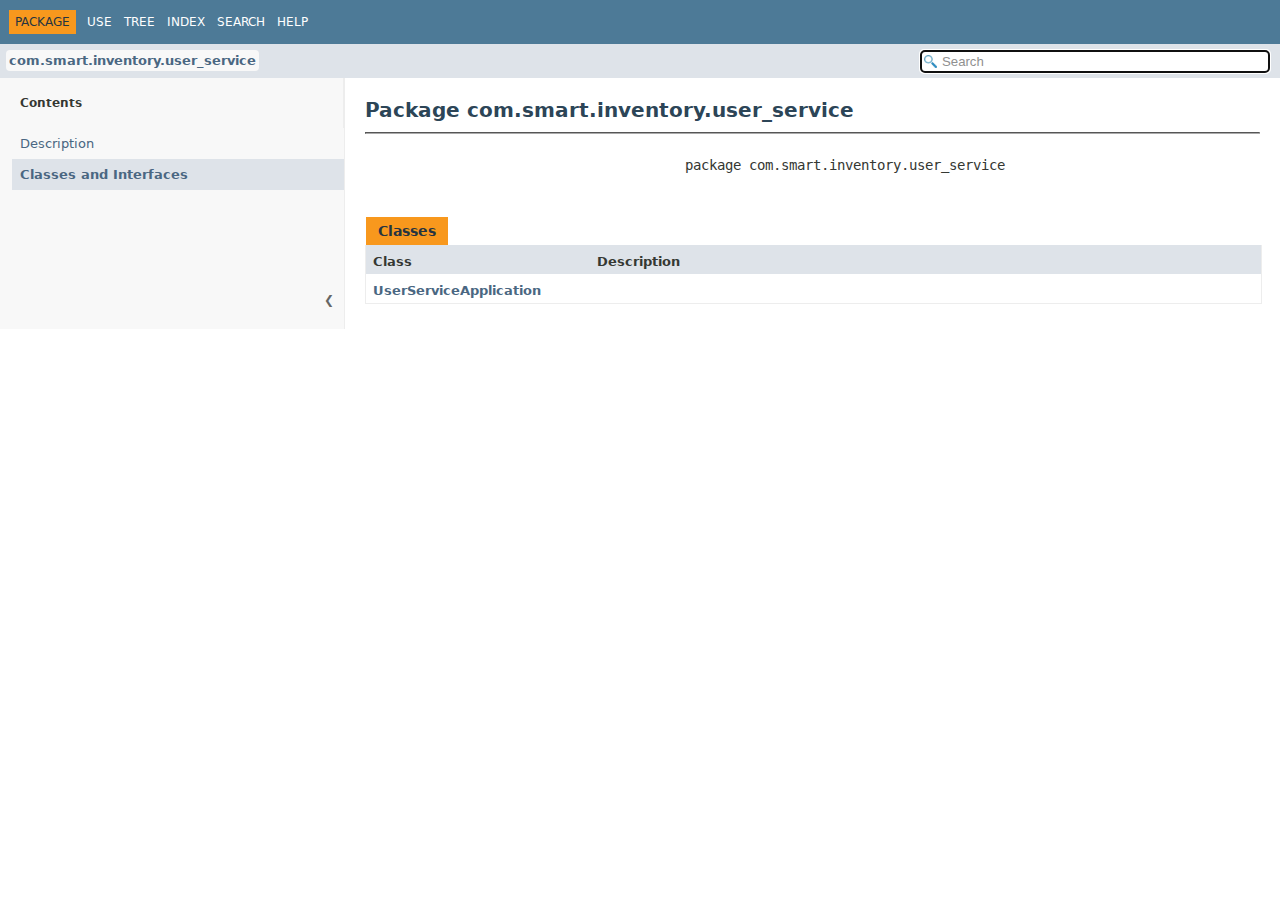
<file: doc/index.html>
<!DOCTYPE HTML>
<html lang="en">
<head>
<!-- Generated by javadoc (23) on Sun Mar 16 22:38:21 EDT 2025 -->
<title>Generated Documentation (Untitled)</title>
<meta name="viewport" content="width=device-width, initial-scale=1">
<meta http-equiv="Content-Type" content="text/html; charset=utf-8">
<meta name="dc.created" content="2025-03-16">
<meta name="description" content="index redirect">
<meta name="generator" content="javadoc/IndexRedirectWriter">
<link rel="canonical"
	href="com/smart/inventory/user_service/package-summary.html">
<link rel="stylesheet" type="text/css"
	href="resource-files/stylesheet.css" title="Style">
<script type="text/javascript">window.location.replace('com/smart/inventory/user_service/package-summary.html')</script>
<noscript>
	<meta http-equiv="Refresh"
		content="0;com/smart/inventory/user_service/package-summary.html">
</noscript>
</head>
<body class="index-redirect-page">
	<main role="main">
		<noscript>
			<p>JavaScript is disabled on your browser.</p>
		</noscript>
		<p>
			<a href="com/smart/inventory/user_service/package-summary.html">com/smart/inventory/user_service/package-summary.html</a>
		</p>
	</main>
</body>
</html>
</file>
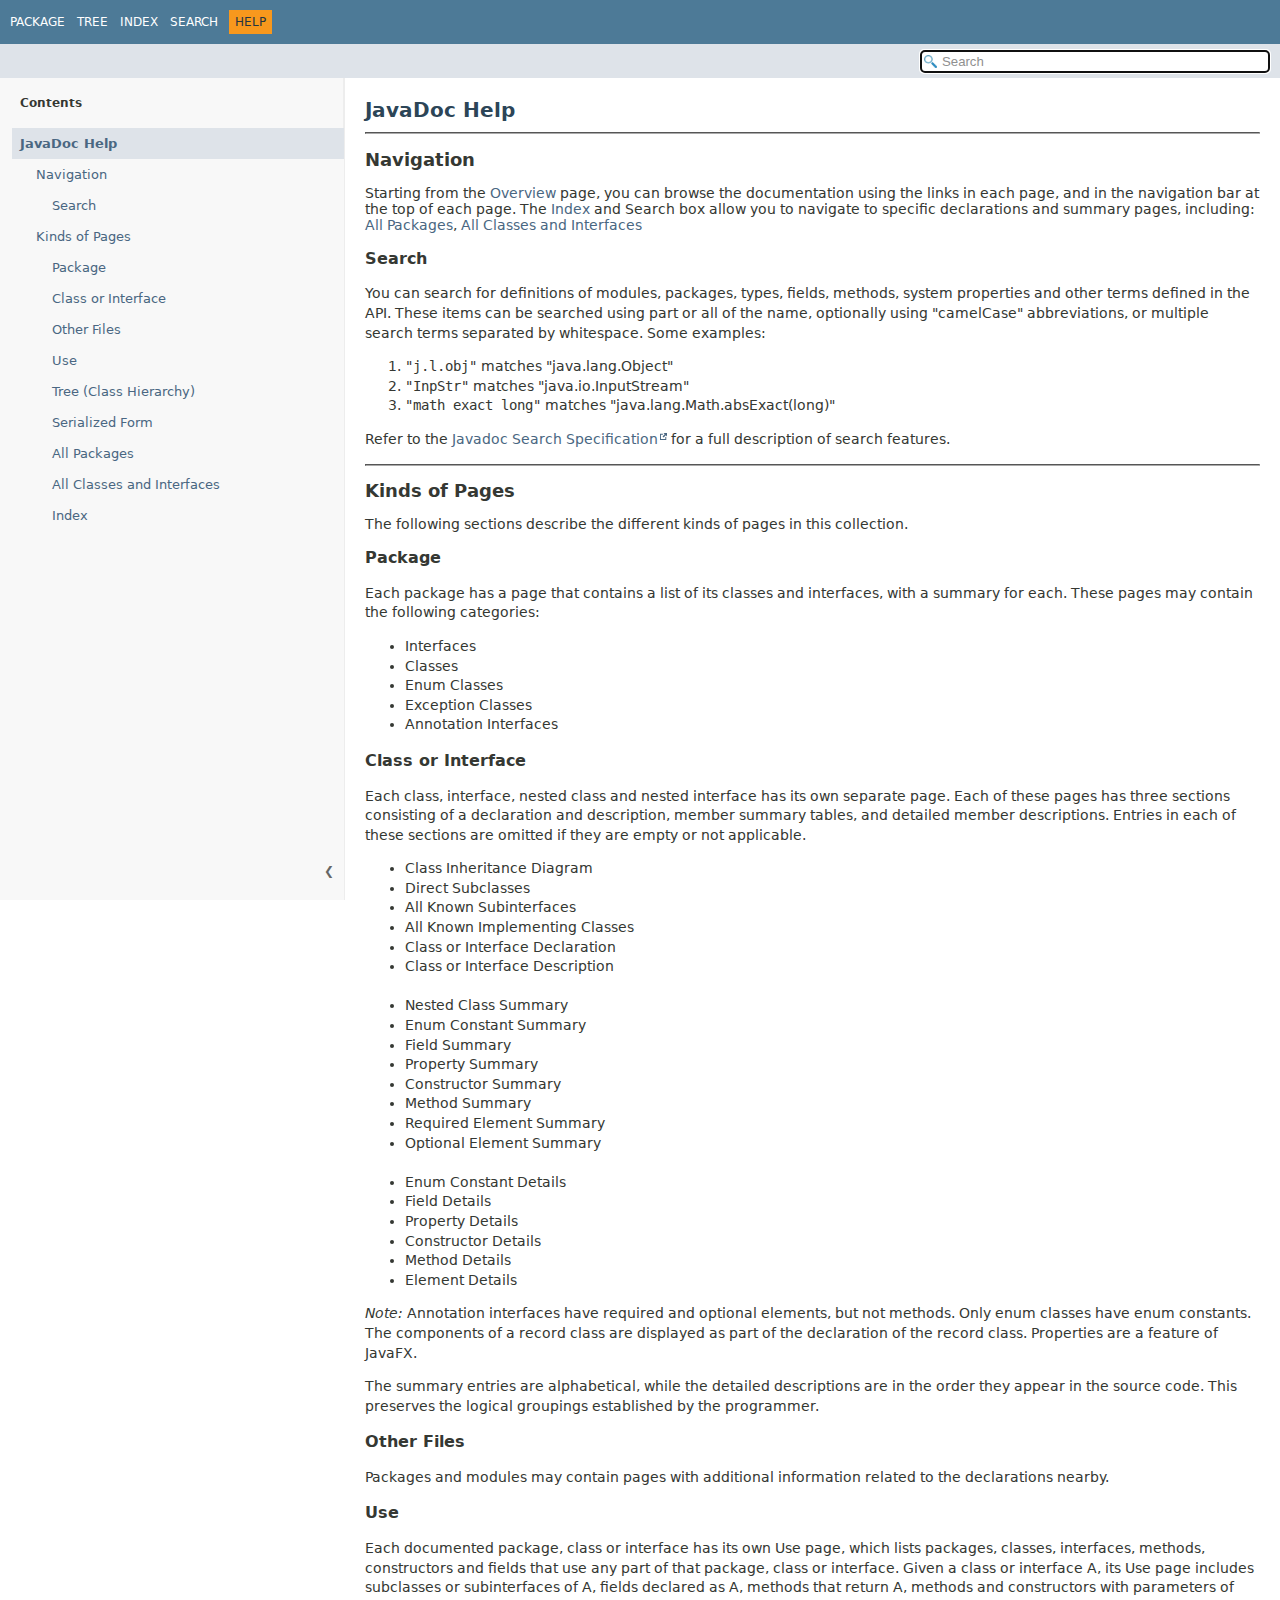
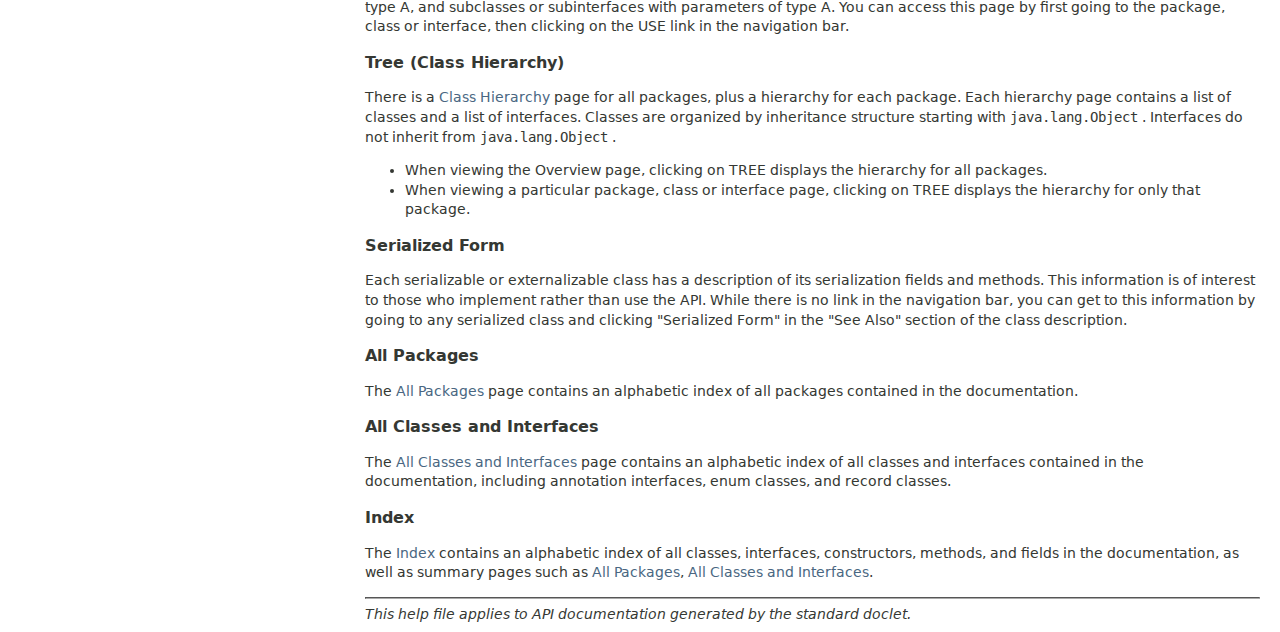
<file: doc/help-doc.html>
<!DOCTYPE HTML>
<html lang="en">
<head>
<!-- Generated by javadoc (23) on Sun Mar 16 22:38:21 EDT 2025 -->
<title>API Help</title>
<meta name="viewport" content="width=device-width, initial-scale=1">
<meta http-equiv="Content-Type" content="text/html; charset=utf-8">
<meta name="dc.created" content="2025-03-16">
<meta name="description" content="help">
<meta name="generator" content="javadoc/HelpWriter">
<link rel="stylesheet" type="text/css"
	href="resource-files/jquery-ui.min.css" title="Style">
<link rel="stylesheet" type="text/css"
	href="resource-files/stylesheet.css" title="Style">
<script type="text/javascript" src="script-files/script.js"></script>
<script type="text/javascript" src="script-files/jquery-3.7.1.min.js"></script>
<script type="text/javascript" src="script-files/jquery-ui.min.js"></script>
</head>
<body class="help-page">
	<script type="text/javascript">const pathtoroot = "./";
loadScripts(document, 'script');</script>
	<noscript>
		<div>JavaScript is disabled on your browser.</div>
	</noscript>
	<header role="banner">
		<nav role="navigation">
			<!-- ========= START OF TOP NAVBAR ======= -->
			<div class="top-nav" id="navbar-top">
				<div class="nav-content">
					<div class="nav-menu-button">
						<button id="navbar-toggle-button" aria-controls="navbar-top"
							aria-expanded="false" aria-label="Toggle navigation links">
							<span class="nav-bar-toggle-icon">&nbsp;</span><span
								class="nav-bar-toggle-icon">&nbsp;</span><span
								class="nav-bar-toggle-icon">&nbsp;</span>
						</button>
					</div>
					<div class="skip-nav">
						<a href="#skip-navbar-top" title="Skip navigation links">Skip
							navigation links</a>
					</div>
					<ul id="navbar-top-firstrow" class="nav-list" title="Navigation">
						<li><a
							href="com/smart/inventory/user_service/package-summary.html">Package</a></li>
						<li><a href="overview-tree.html">Tree</a></li>
						<li><a href="index-files/index-1.html">Index</a></li>
						<li><a href="search.html">Search</a></li>
						<li class="nav-bar-cell1-rev">Help</li>
					</ul>
				</div>
			</div>
			<div class="sub-nav">
				<div class="nav-content">
					<ol class="sub-nav-list"></ol>
					<div class="nav-list-search">
						<input type="text" id="search-input" disabled placeholder="Search"
							aria-label="Search in documentation" autocomplete="off">
						<input type="reset" id="reset-search" disabled value="Reset">
					</div>
				</div>
			</div>
			<!-- ========= END OF TOP NAVBAR ========= -->
			<span class="skip-nav" id="skip-navbar-top"></span>
		</nav>
	</header>
	<div class="main-grid">
		<nav role="navigation" class="toc" aria-label="Table of contents">
			<div class="toc-header">Contents</div>
			<button class="hide-sidebar">
				<span>Hide sidebar&nbsp;</span>&#10094;
			</button>
			<button class="show-sidebar">
				&#10095;<span>&nbsp;Show sidebar</span>
			</button>
			<ol class="toc-list">
				<li><a href="#" tabindex="0">JavaDoc Help</a>
					<ol class="toc-list">
						<li><a href="#help-navigation" tabindex="0">Navigation</a>
							<ol class="toc-list">
								<li><a href="#search" tabindex="0">Search</a></li>
							</ol></li>
						<li><a href="#help-pages" tabindex="0">Kinds of Pages</a>
							<ol class="toc-list">
								<li><a href="#package" tabindex="0">Package</a></li>
								<li><a href="#class" tabindex="0">Class or Interface</a></li>
								<li><a href="#doc-file" tabindex="0">Other Files</a></li>
								<li><a href="#use" tabindex="0">Use</a></li>
								<li><a href="#tree" tabindex="0">Tree (Class Hierarchy)</a></li>
								<li><a href="#serialized-form" tabindex="0">Serialized
										Form</a></li>
								<li><a href="#all-packages" tabindex="0">All Packages</a></li>
								<li><a href="#all-classes" tabindex="0">All Classes and
										Interfaces</a></li>
								<li><a href="#index" tabindex="0">Index</a></li>
							</ol></li>
					</ol></li>
			</ol>
		</nav>
		<main role="main">
			<h1 class="title">JavaDoc Help</h1>
			<hr>
			<div class="sub-title">
				<h2 id="help-navigation">Navigation</h2>
				Starting from the <a href="index.html">Overview</a> page, you can
				browse the documentation using the links in each page, and in the
				navigation bar at the top of each page. The <a
					href="index-files/index-1.html">Index</a> and Search box allow you
				to navigate to specific declarations and summary pages, including: <a
					href="allpackages-index.html">All Packages</a>, <a
					href="allclasses-index.html">All Classes and Interfaces</a>
				<section class="help-section" id="search">
					<h3>Search</h3>
					<p>You can search for definitions of modules, packages, types,
						fields, methods, system properties and other terms defined in the
						API. These items can be searched using part or all of the name,
						optionally using "camelCase" abbreviations, or multiple search
						terms separated by whitespace. Some examples:</p>
					<ol class="toc-list">
						<li><code>"j.l.obj"</code> matches "java.lang.Object"</li>
						<li><code>"InpStr"</code> matches "java.io.InputStream"</li>
						<li><code>"math exact long"</code> matches
							"java.lang.Math.absExact(long)"</li>
					</ol>
					<p>
						Refer to the <a
							href="https://docs.oracle.com/en/java/javase/23/docs/specs/javadoc/javadoc-search-spec.html">Javadoc
							Search Specification</a> for a full description of search features.
					</p>
				</section>
			</div>
			<hr>
			<div class="sub-title">
				<h2 id="help-pages">Kinds of Pages</h2>
				The following sections describe the different kinds of pages in this
				collection.
				<section class="help-section" id="package">
					<h3>Package</h3>
					<p>Each package has a page that contains a list of its classes
						and interfaces, with a summary for each. These pages may contain
						the following categories:</p>
					<ul class="help-section-list">
						<li>Interfaces</li>
						<li>Classes</li>
						<li>Enum Classes</li>
						<li>Exception Classes</li>
						<li>Annotation Interfaces</li>
					</ul>
				</section>
				<section class="help-section" id="class">
					<h3>Class or Interface</h3>
					<p>Each class, interface, nested class and nested interface has
						its own separate page. Each of these pages has three sections
						consisting of a declaration and description, member summary
						tables, and detailed member descriptions. Entries in each of these
						sections are omitted if they are empty or not applicable.</p>
					<ul class="help-section-list">
						<li>Class Inheritance Diagram</li>
						<li>Direct Subclasses</li>
						<li>All Known Subinterfaces</li>
						<li>All Known Implementing Classes</li>
						<li>Class or Interface Declaration</li>
						<li>Class or Interface Description</li>
					</ul>
					<br>
					<ul class="help-section-list">
						<li>Nested Class Summary</li>
						<li>Enum Constant Summary</li>
						<li>Field Summary</li>
						<li>Property Summary</li>
						<li>Constructor Summary</li>
						<li>Method Summary</li>
						<li>Required Element Summary</li>
						<li>Optional Element Summary</li>
					</ul>
					<br>
					<ul class="help-section-list">
						<li>Enum Constant Details</li>
						<li>Field Details</li>
						<li>Property Details</li>
						<li>Constructor Details</li>
						<li>Method Details</li>
						<li>Element Details</li>
					</ul>
					<p>
						<span class="help-note">Note:</span> Annotation interfaces have
						required and optional elements, but not methods. Only enum classes
						have enum constants. The components of a record class are
						displayed as part of the declaration of the record class.
						Properties are a feature of JavaFX.
					</p>
					<p>The summary entries are alphabetical, while the detailed
						descriptions are in the order they appear in the source code. This
						preserves the logical groupings established by the programmer.</p>
				</section>
				<section class="help-section" id="doc-file">
					<h3>Other Files</h3>
					<p>Packages and modules may contain pages with additional
						information related to the declarations nearby.</p>
				</section>
				<section class="help-section" id="use">
					<h3>Use</h3>
					<p>Each documented package, class or interface has its own Use
						page, which lists packages, classes, interfaces, methods,
						constructors and fields that use any part of that package, class
						or interface. Given a class or interface A, its Use page includes
						subclasses or subinterfaces of A, fields declared as A, methods
						that return A, methods and constructors with parameters of type A,
						and subclasses or subinterfaces with parameters of type A. You can
						access this page by first going to the package, class or
						interface, then clicking on the USE link in the navigation bar.</p>
				</section>
				<section class="help-section" id="tree">
					<h3>Tree (Class Hierarchy)</h3>
					<p>
						There is a <a href="overview-tree.html">Class Hierarchy</a> page
						for all packages, plus a hierarchy for each package. Each
						hierarchy page contains a list of classes and a list of
						interfaces. Classes are organized by inheritance structure
						starting with
						<code>java.lang.Object</code>
						. Interfaces do not inherit from
						<code>java.lang.Object</code>
						.
					</p>
					<ul class="help-section-list">
						<li>When viewing the Overview page, clicking on TREE displays
							the hierarchy for all packages.</li>
						<li>When viewing a particular package, class or interface
							page, clicking on TREE displays the hierarchy for only that
							package.</li>
					</ul>
				</section>
				<section class="help-section" id="serialized-form">
					<h3>Serialized Form</h3>
					<p>Each serializable or externalizable class has a description
						of its serialization fields and methods. This information is of
						interest to those who implement rather than use the API. While
						there is no link in the navigation bar, you can get to this
						information by going to any serialized class and clicking
						"Serialized Form" in the "See Also" section of the class
						description.</p>
				</section>
				<section class="help-section" id="all-packages">
					<h3>All Packages</h3>
					<p>
						The <a href="allpackages-index.html">All Packages</a> page
						contains an alphabetic index of all packages contained in the
						documentation.
					</p>
				</section>
				<section class="help-section" id="all-classes">
					<h3>All Classes and Interfaces</h3>
					<p>
						The <a href="allclasses-index.html">All Classes and Interfaces</a>
						page contains an alphabetic index of all classes and interfaces
						contained in the documentation, including annotation interfaces,
						enum classes, and record classes.
					</p>
				</section>
				<section class="help-section" id="index">
					<h3>Index</h3>
					<p>
						The <a href="index-files/index-1.html">Index</a> contains an
						alphabetic index of all classes, interfaces, constructors,
						methods, and fields in the documentation, as well as summary pages
						such as <a href="allpackages-index.html">All Packages</a>, <a
							href="allclasses-index.html">All Classes and Interfaces</a>.
					</p>
				</section>
			</div>
			<hr>
			<span class="help-footnote">This help file applies to API
				documentation generated by the standard doclet.</span>
		</main>
	</div>
</body>
</html>
</file>
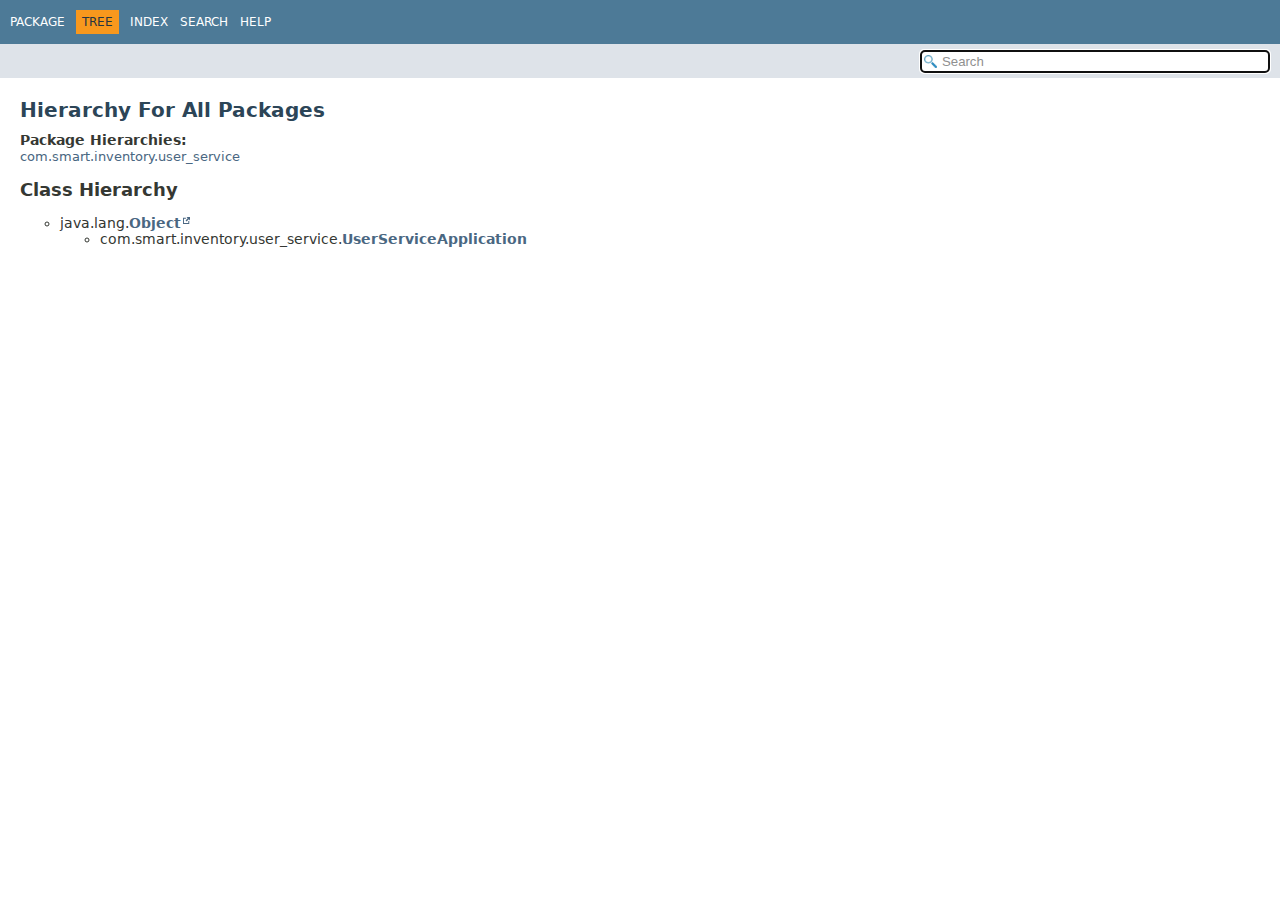
<file: doc/overview-tree.html>
<!DOCTYPE HTML>
<html lang="en">
<head>
<!-- Generated by javadoc (23) on Sun Mar 16 22:38:21 EDT 2025 -->
<title>Class Hierarchy</title>
<meta name="viewport" content="width=device-width, initial-scale=1">
<meta http-equiv="Content-Type" content="text/html; charset=utf-8">
<meta name="dc.created" content="2025-03-16">
<meta name="description" content="class tree">
<meta name="generator" content="javadoc/TreeWriter">
<link rel="stylesheet" type="text/css"
	href="resource-files/jquery-ui.min.css" title="Style">
<link rel="stylesheet" type="text/css"
	href="resource-files/stylesheet.css" title="Style">
<script type="text/javascript" src="script-files/script.js"></script>
<script type="text/javascript" src="script-files/jquery-3.7.1.min.js"></script>
<script type="text/javascript" src="script-files/jquery-ui.min.js"></script>
</head>
<body class="tree-page">
	<script type="text/javascript">const pathtoroot = "./";
loadScripts(document, 'script');</script>
	<noscript>
		<div>JavaScript is disabled on your browser.</div>
	</noscript>
	<header role="banner">
		<nav role="navigation">
			<!-- ========= START OF TOP NAVBAR ======= -->
			<div class="top-nav" id="navbar-top">
				<div class="nav-content">
					<div class="nav-menu-button">
						<button id="navbar-toggle-button" aria-controls="navbar-top"
							aria-expanded="false" aria-label="Toggle navigation links">
							<span class="nav-bar-toggle-icon">&nbsp;</span><span
								class="nav-bar-toggle-icon">&nbsp;</span><span
								class="nav-bar-toggle-icon">&nbsp;</span>
						</button>
					</div>
					<div class="skip-nav">
						<a href="#skip-navbar-top" title="Skip navigation links">Skip
							navigation links</a>
					</div>
					<ul id="navbar-top-firstrow" class="nav-list" title="Navigation">
						<li><a
							href="com/smart/inventory/user_service/package-summary.html">Package</a></li>
						<li class="nav-bar-cell1-rev">Tree</li>
						<li><a href="index-files/index-1.html">Index</a></li>
						<li><a href="search.html">Search</a></li>
						<li><a href="help-doc.html#tree">Help</a></li>
					</ul>
				</div>
			</div>
			<div class="sub-nav">
				<div class="nav-content">
					<ol class="sub-nav-list"></ol>
					<div class="nav-list-search">
						<input type="text" id="search-input" disabled placeholder="Search"
							aria-label="Search in documentation" autocomplete="off">
						<input type="reset" id="reset-search" disabled value="Reset">
					</div>
				</div>
			</div>
			<!-- ========= END OF TOP NAVBAR ========= -->
			<span class="skip-nav" id="skip-navbar-top"></span>
		</nav>
	</header>
	<div class="main-grid">
		<main role="main">
			<div class="header">
				<h1 class="title">Hierarchy For All Packages</h1>
			</div>
			<span class="package-hierarchy-label">Package Hierarchies:</span>
			<ul class="horizontal contents-list">
				<li><a
					href="com/smart/inventory/user_service/package-tree.html">com.smart.inventory.user_service</a></li>
			</ul>
			<section class="hierarchy">
				<h2 title="Class Hierarchy">Class Hierarchy</h2>
				<ul>
					<li class="circle">java.lang.<a
						href="https://docs.oracle.com/en/java/javase/23/docs/api/java.base/java/lang/Object.html"
						class="type-name-link external-link"
						title="class or interface in java.lang">Object</a>
						<ul>
							<li class="circle">com.smart.inventory.user_service.<a
								href="com/smart/inventory/user_service/UserServiceApplication.html"
								class="type-name-link"
								title="class in com.smart.inventory.user_service">UserServiceApplication</a></li>
						</ul>
					</li>
				</ul>
			</section>
		</main>
	</div>
</body>
</html>
</file>
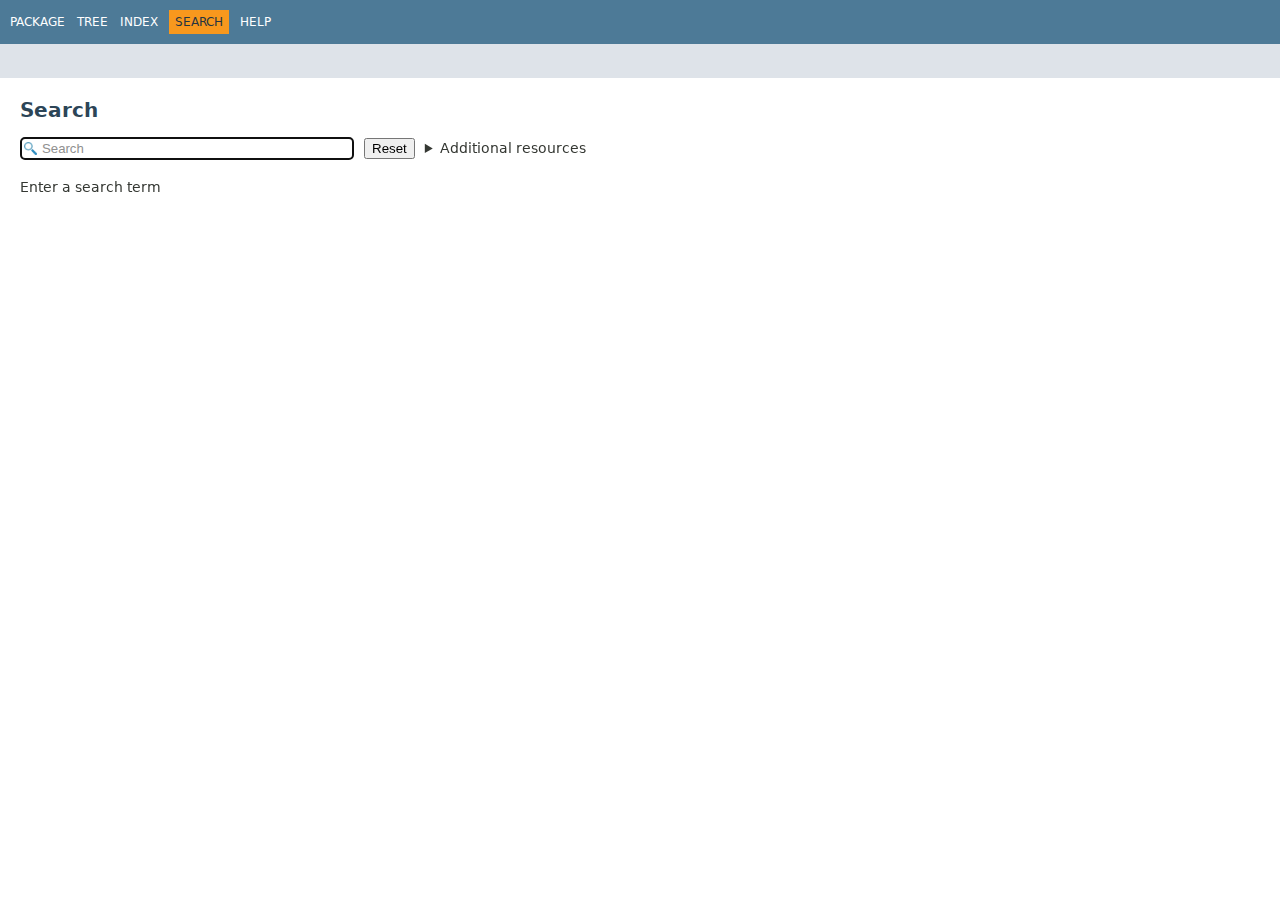
<file: doc/search.html>
<!DOCTYPE HTML>
<html lang="en">
<head>
<!-- Generated by javadoc (23) on Sun Mar 16 22:38:21 EDT 2025 -->
<title>Search</title>
<meta name="viewport" content="width=device-width, initial-scale=1">
<meta http-equiv="Content-Type" content="text/html; charset=utf-8">
<meta name="dc.created" content="2025-03-16">
<meta name="description" content="search">
<meta name="generator" content="javadoc/SearchWriter">
<link rel="stylesheet" type="text/css"
	href="resource-files/jquery-ui.min.css" title="Style">
<link rel="stylesheet" type="text/css"
	href="resource-files/stylesheet.css" title="Style">
<script type="text/javascript" src="script-files/script.js"></script>
<script type="text/javascript" src="script-files/jquery-3.7.1.min.js"></script>
<script type="text/javascript" src="script-files/jquery-ui.min.js"></script>
</head>
<body class="search-page">
	<script type="text/javascript">const pathtoroot = "./";
loadScripts(document, 'script');</script>
	<noscript>
		<div>JavaScript is disabled on your browser.</div>
	</noscript>
	<header role="banner">
		<nav role="navigation">
			<!-- ========= START OF TOP NAVBAR ======= -->
			<div class="top-nav" id="navbar-top">
				<div class="nav-content">
					<div class="nav-menu-button">
						<button id="navbar-toggle-button" aria-controls="navbar-top"
							aria-expanded="false" aria-label="Toggle navigation links">
							<span class="nav-bar-toggle-icon">&nbsp;</span><span
								class="nav-bar-toggle-icon">&nbsp;</span><span
								class="nav-bar-toggle-icon">&nbsp;</span>
						</button>
					</div>
					<div class="skip-nav">
						<a href="#skip-navbar-top" title="Skip navigation links">Skip
							navigation links</a>
					</div>
					<ul id="navbar-top-firstrow" class="nav-list" title="Navigation">
						<li><a
							href="com/smart/inventory/user_service/package-summary.html">Package</a></li>
						<li><a href="overview-tree.html">Tree</a></li>
						<li><a href="index-files/index-1.html">Index</a></li>
						<li class="nav-bar-cell1-rev">Search</li>
						<li><a href="help-doc.html#search">Help</a></li>
					</ul>
				</div>
			</div>
			<div class="sub-nav">
				<div class="nav-content">
					<ol class="sub-nav-list"></ol>
				</div>
			</div>
			<!-- ========= END OF TOP NAVBAR ========= -->
			<span class="skip-nav" id="skip-navbar-top"></span>
		</nav>
	</header>
	<div class="main-grid">
		<main role="main">
			<h1 class="title">Search</h1>
			<div>
				<input type="text" id="page-search-input" disabled
					placeholder="Search" aria-label="Search in documentation"
					autocomplete="off"> <input type="reset"
					id="page-search-reset" disabled value="Reset" style="margin: 6px;">
				<details class="page-search-details">
					<summary id="page-search-expand">Additional resources</summary>
				</details>
			</div>
			<div class="page-search-info">
				<p>
					The <a href="help-doc.html#search">help page</a> provides an
					introduction to the scope and syntax of JavaDoc search.
				</p>
				<p>You can use the &lt;ctrl&gt; or &lt;cmd&gt; keys in
					combination with the left and right arrow keys to switch between
					result tabs in this page.</p>
				<p>The URL template below may be used to configure this page as
					a search engine in browsers that support this feature. It has been
					tested to work in Google Chrome and Mozilla Firefox. Note that
					other browsers may not support this feature or require a different
					URL format.</p>
				<span id="page-search-link">link</span>
				<button class="copy" aria-label="Copy URL" id="page-search-copy">
					<img src="resource-files/copy.svg" alt="Copy URL"><span
						data-copied="Copied!">Copy</span>
				</button>
				<p>
					<input type="checkbox" id="search-redirect" disabled> <label
						for="search-redirect">Redirect to first result</label>
				</p>
			</div>
			<p id="page-search-notify">Loading search index...</p>
			<div id="result-section" style="display: none;">
				<div id="result-container"></div>
				<script type="text/javascript" src="script-files/search-page.js"></script>
			</div>
		</main>
	</div>
</body>
</html>
</file>
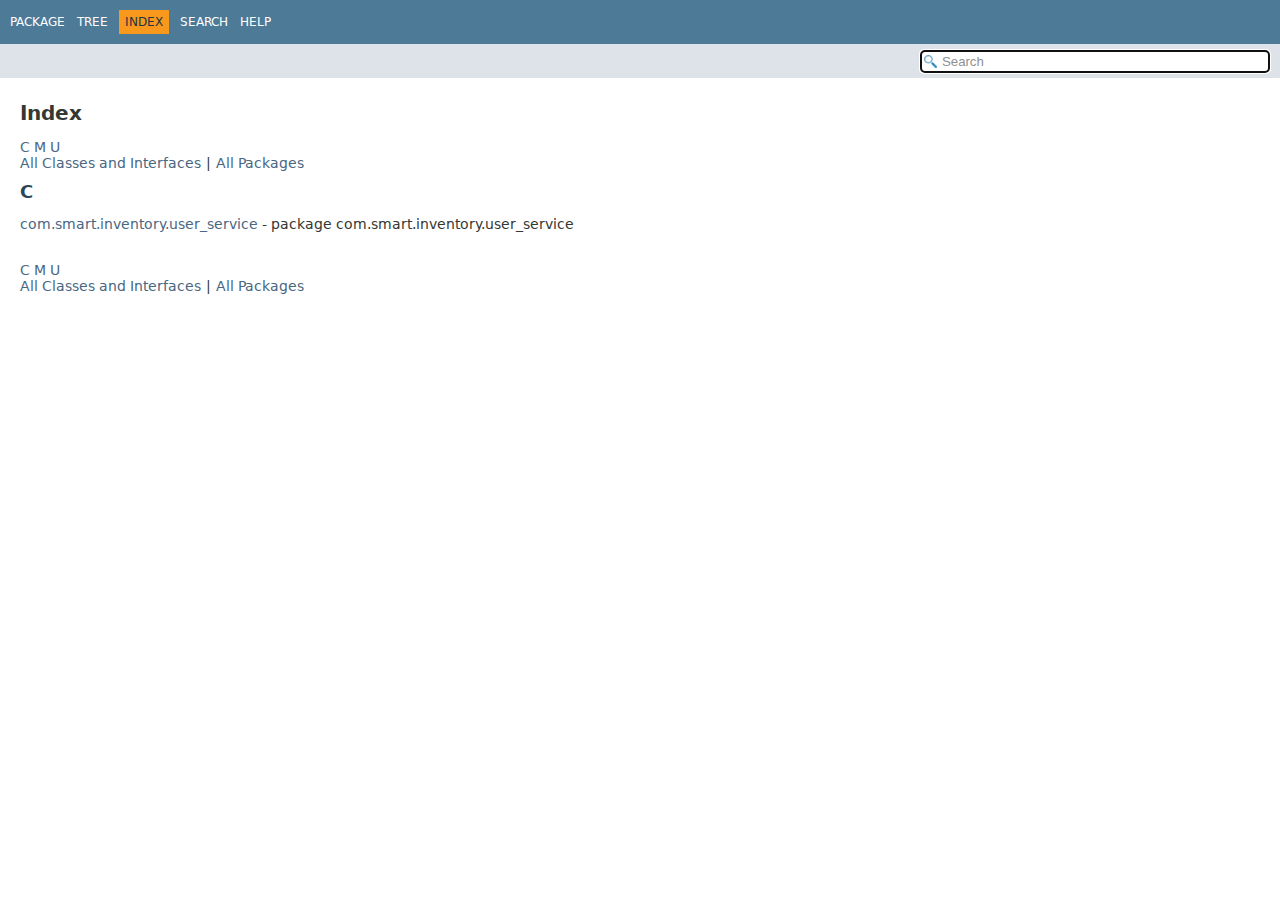
<file: doc/index-files/index-1.html>
<!DOCTYPE HTML>
<html lang="en">
<head>
<!-- Generated by javadoc (23) on Sun Mar 16 22:38:21 EDT 2025 -->
<title>C-Index</title>
<meta name="viewport" content="width=device-width, initial-scale=1">
<meta http-equiv="Content-Type" content="text/html; charset=utf-8">
<meta name="dc.created" content="2025-03-16">
<meta name="description" content="index: C">
<meta name="generator" content="javadoc/IndexWriter">
<link rel="stylesheet" type="text/css"
	href="../resource-files/jquery-ui.min.css" title="Style">
<link rel="stylesheet" type="text/css"
	href="../resource-files/stylesheet.css" title="Style">
<script type="text/javascript" src="../script-files/script.js"></script>
<script type="text/javascript" src="../script-files/jquery-3.7.1.min.js"></script>
<script type="text/javascript" src="../script-files/jquery-ui.min.js"></script>
</head>
<body class="index-page">
	<script type="text/javascript">const pathtoroot = "../";
loadScripts(document, 'script');</script>
	<noscript>
		<div>JavaScript is disabled on your browser.</div>
	</noscript>
	<header role="banner">
		<nav role="navigation">
			<!-- ========= START OF TOP NAVBAR ======= -->
			<div class="top-nav" id="navbar-top">
				<div class="nav-content">
					<div class="nav-menu-button">
						<button id="navbar-toggle-button" aria-controls="navbar-top"
							aria-expanded="false" aria-label="Toggle navigation links">
							<span class="nav-bar-toggle-icon">&nbsp;</span><span
								class="nav-bar-toggle-icon">&nbsp;</span><span
								class="nav-bar-toggle-icon">&nbsp;</span>
						</button>
					</div>
					<div class="skip-nav">
						<a href="#skip-navbar-top" title="Skip navigation links">Skip
							navigation links</a>
					</div>
					<ul id="navbar-top-firstrow" class="nav-list" title="Navigation">
						<li><a
							href="../com/smart/inventory/user_service/package-summary.html">Package</a></li>
						<li><a href="../overview-tree.html">Tree</a></li>
						<li class="nav-bar-cell1-rev">Index</li>
						<li><a href="../search.html">Search</a></li>
						<li><a href="../help-doc.html#index">Help</a></li>
					</ul>
				</div>
			</div>
			<div class="sub-nav">
				<div class="nav-content">
					<ol class="sub-nav-list"></ol>
					<div class="nav-list-search">
						<input type="text" id="search-input" disabled placeholder="Search"
							aria-label="Search in documentation" autocomplete="off">
						<input type="reset" id="reset-search" disabled value="Reset">
					</div>
				</div>
			</div>
			<!-- ========= END OF TOP NAVBAR ========= -->
			<span class="skip-nav" id="skip-navbar-top"></span>
		</nav>
	</header>
	<div class="main-grid">
		<main role="main">
			<div class="header">
				<h1>Index</h1>
			</div>
			<a href="index-1.html">C</a>&nbsp;<a href="index-2.html">M</a>&nbsp;<a
				href="index-3.html">U</a>&nbsp;<br>
			<a href="../allclasses-index.html">All&nbsp;Classes&nbsp;and&nbsp;Interfaces</a><span
				class="vertical-separator">|</span><a
				href="../allpackages-index.html">All&nbsp;Packages</a>
			<h2 class="title" id="I:C">C</h2>
			<dl class="index">
				<dt>
					<a href="../com/smart/inventory/user_service/package-summary.html">com.smart.inventory.user_service</a>
					- package com.smart.inventory.user_service
				</dt>
				<dd>&nbsp;</dd>
			</dl>
			<a href="index-1.html">C</a>&nbsp;<a href="index-2.html">M</a>&nbsp;<a
				href="index-3.html">U</a>&nbsp;<br>
			<a href="../allclasses-index.html">All&nbsp;Classes&nbsp;and&nbsp;Interfaces</a><span
				class="vertical-separator">|</span><a
				href="../allpackages-index.html">All&nbsp;Packages</a>
		</main>
	</div>
</body>
</html>
</file>
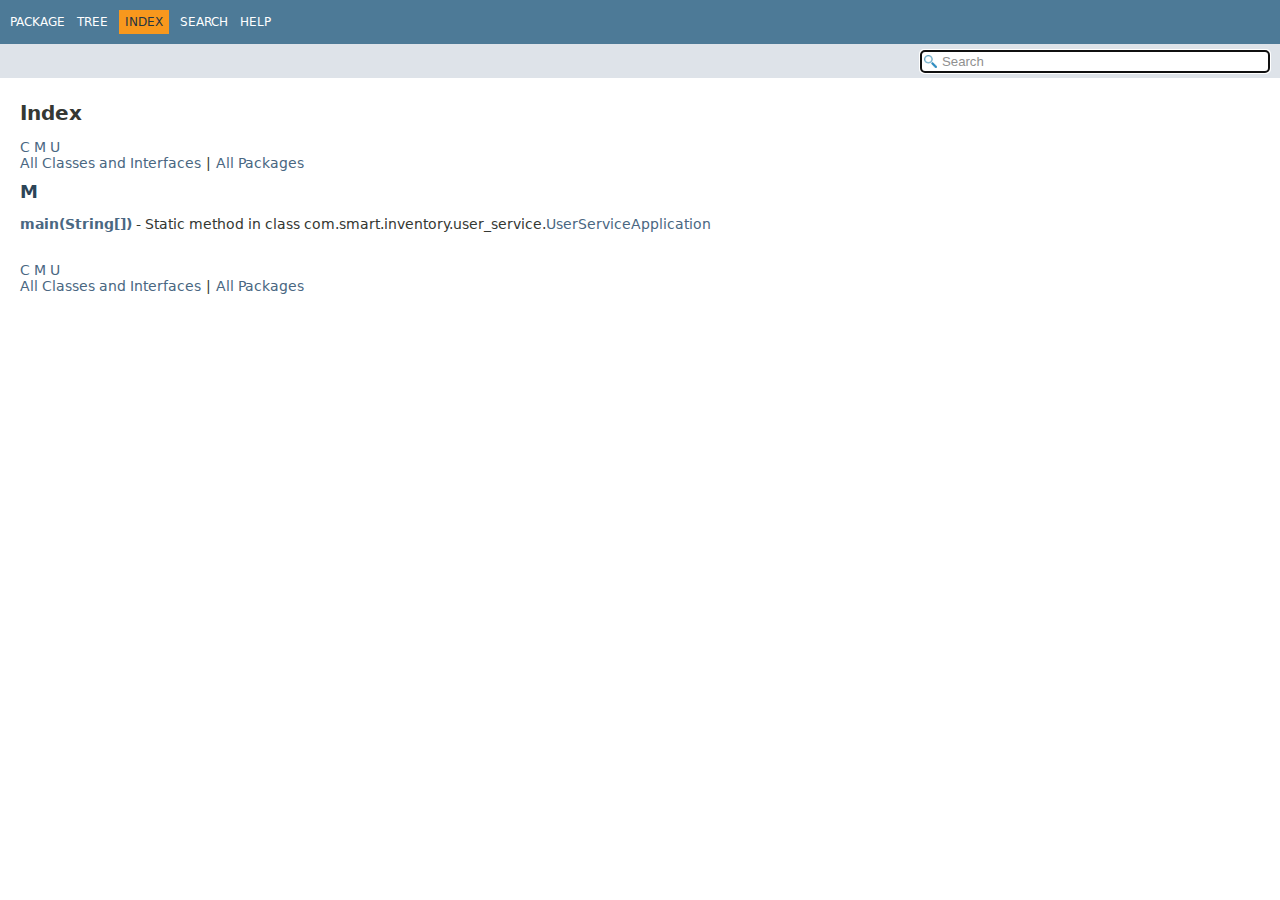
<file: doc/index-files/index-2.html>
<!DOCTYPE HTML>
<html lang="en">
<head>
<!-- Generated by javadoc (23) on Sun Mar 16 22:38:21 EDT 2025 -->
<title>M-Index</title>
<meta name="viewport" content="width=device-width, initial-scale=1">
<meta http-equiv="Content-Type" content="text/html; charset=utf-8">
<meta name="dc.created" content="2025-03-16">
<meta name="description" content="index: M">
<meta name="generator" content="javadoc/IndexWriter">
<link rel="stylesheet" type="text/css"
	href="../resource-files/jquery-ui.min.css" title="Style">
<link rel="stylesheet" type="text/css"
	href="../resource-files/stylesheet.css" title="Style">
<script type="text/javascript" src="../script-files/script.js"></script>
<script type="text/javascript" src="../script-files/jquery-3.7.1.min.js"></script>
<script type="text/javascript" src="../script-files/jquery-ui.min.js"></script>
</head>
<body class="index-page">
	<script type="text/javascript">const pathtoroot = "../";
loadScripts(document, 'script');</script>
	<noscript>
		<div>JavaScript is disabled on your browser.</div>
	</noscript>
	<header role="banner">
		<nav role="navigation">
			<!-- ========= START OF TOP NAVBAR ======= -->
			<div class="top-nav" id="navbar-top">
				<div class="nav-content">
					<div class="nav-menu-button">
						<button id="navbar-toggle-button" aria-controls="navbar-top"
							aria-expanded="false" aria-label="Toggle navigation links">
							<span class="nav-bar-toggle-icon">&nbsp;</span><span
								class="nav-bar-toggle-icon">&nbsp;</span><span
								class="nav-bar-toggle-icon">&nbsp;</span>
						</button>
					</div>
					<div class="skip-nav">
						<a href="#skip-navbar-top" title="Skip navigation links">Skip
							navigation links</a>
					</div>
					<ul id="navbar-top-firstrow" class="nav-list" title="Navigation">
						<li><a
							href="../com/smart/inventory/user_service/package-summary.html">Package</a></li>
						<li><a href="../overview-tree.html">Tree</a></li>
						<li class="nav-bar-cell1-rev">Index</li>
						<li><a href="../search.html">Search</a></li>
						<li><a href="../help-doc.html#index">Help</a></li>
					</ul>
				</div>
			</div>
			<div class="sub-nav">
				<div class="nav-content">
					<ol class="sub-nav-list"></ol>
					<div class="nav-list-search">
						<input type="text" id="search-input" disabled placeholder="Search"
							aria-label="Search in documentation" autocomplete="off">
						<input type="reset" id="reset-search" disabled value="Reset">
					</div>
				</div>
			</div>
			<!-- ========= END OF TOP NAVBAR ========= -->
			<span class="skip-nav" id="skip-navbar-top"></span>
		</nav>
	</header>
	<div class="main-grid">
		<main role="main">
			<div class="header">
				<h1>Index</h1>
			</div>
			<a href="index-1.html">C</a>&nbsp;<a href="index-2.html">M</a>&nbsp;<a
				href="index-3.html">U</a>&nbsp;<br>
			<a href="../allclasses-index.html">All&nbsp;Classes&nbsp;and&nbsp;Interfaces</a><span
				class="vertical-separator">|</span><a
				href="../allpackages-index.html">All&nbsp;Packages</a>
			<h2 class="title" id="I:M">M</h2>
			<dl class="index">
				<dt>
					<a
						href="../com/smart/inventory/user_service/UserServiceApplication.html#main(java.lang.String%5B%5D)"
						class="member-name-link">main(String[])</a> - Static method in
					class com.smart.inventory.user_service.<a
						href="../com/smart/inventory/user_service/UserServiceApplication.html"
						title="class in com.smart.inventory.user_service">UserServiceApplication</a>
				</dt>
				<dd>&nbsp;</dd>
			</dl>
			<a href="index-1.html">C</a>&nbsp;<a href="index-2.html">M</a>&nbsp;<a
				href="index-3.html">U</a>&nbsp;<br>
			<a href="../allclasses-index.html">All&nbsp;Classes&nbsp;and&nbsp;Interfaces</a><span
				class="vertical-separator">|</span><a
				href="../allpackages-index.html">All&nbsp;Packages</a>
		</main>
	</div>
</body>
</html>
</file>
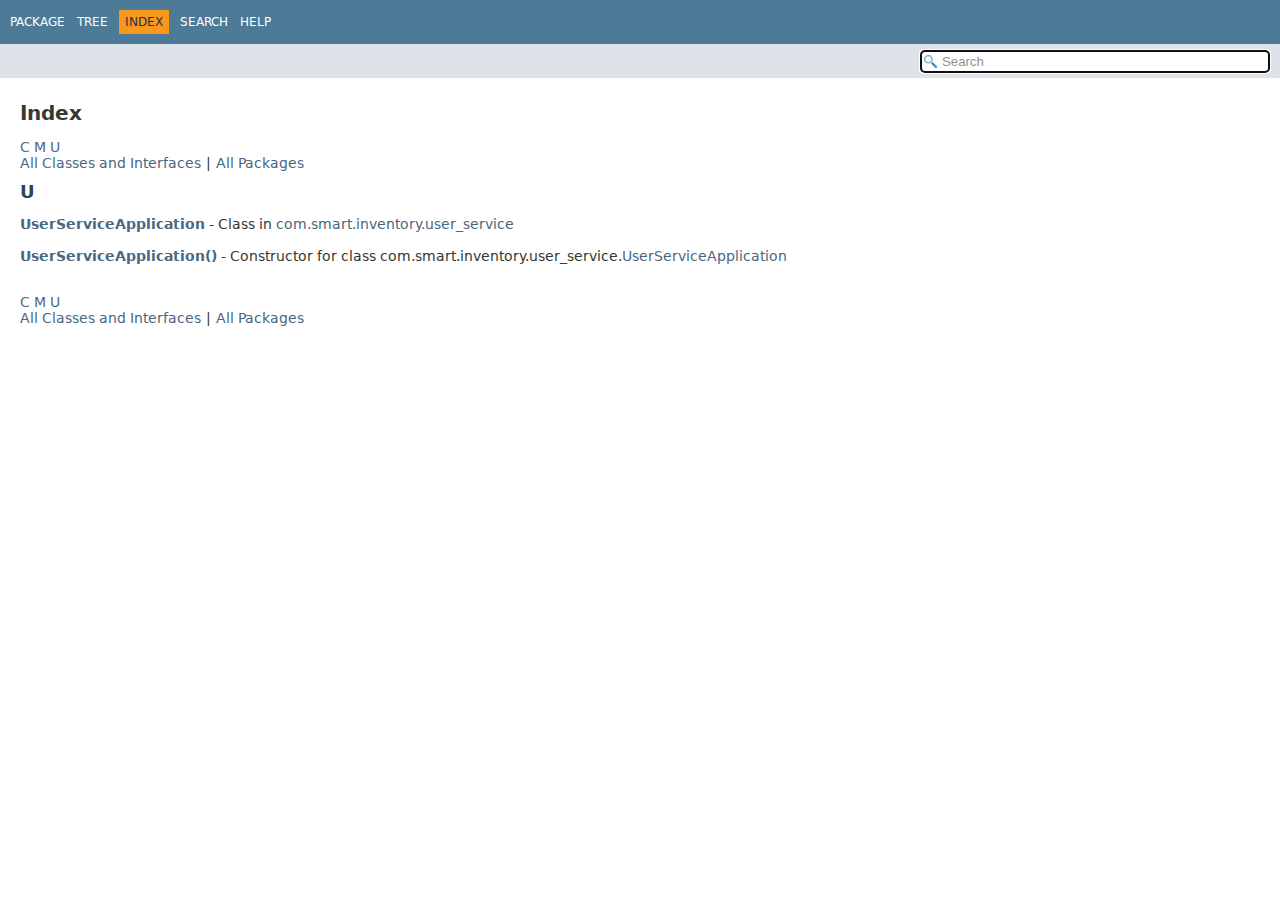
<file: doc/index-files/index-3.html>
<!DOCTYPE HTML>
<html lang="en">
<head>
<!-- Generated by javadoc (23) on Sun Mar 16 22:38:21 EDT 2025 -->
<title>U-Index</title>
<meta name="viewport" content="width=device-width, initial-scale=1">
<meta http-equiv="Content-Type" content="text/html; charset=utf-8">
<meta name="dc.created" content="2025-03-16">
<meta name="description" content="index: U">
<meta name="generator" content="javadoc/IndexWriter">
<link rel="stylesheet" type="text/css"
	href="../resource-files/jquery-ui.min.css" title="Style">
<link rel="stylesheet" type="text/css"
	href="../resource-files/stylesheet.css" title="Style">
<script type="text/javascript" src="../script-files/script.js"></script>
<script type="text/javascript" src="../script-files/jquery-3.7.1.min.js"></script>
<script type="text/javascript" src="../script-files/jquery-ui.min.js"></script>
</head>
<body class="index-page">
	<script type="text/javascript">const pathtoroot = "../";
loadScripts(document, 'script');</script>
	<noscript>
		<div>JavaScript is disabled on your browser.</div>
	</noscript>
	<header role="banner">
		<nav role="navigation">
			<!-- ========= START OF TOP NAVBAR ======= -->
			<div class="top-nav" id="navbar-top">
				<div class="nav-content">
					<div class="nav-menu-button">
						<button id="navbar-toggle-button" aria-controls="navbar-top"
							aria-expanded="false" aria-label="Toggle navigation links">
							<span class="nav-bar-toggle-icon">&nbsp;</span><span
								class="nav-bar-toggle-icon">&nbsp;</span><span
								class="nav-bar-toggle-icon">&nbsp;</span>
						</button>
					</div>
					<div class="skip-nav">
						<a href="#skip-navbar-top" title="Skip navigation links">Skip
							navigation links</a>
					</div>
					<ul id="navbar-top-firstrow" class="nav-list" title="Navigation">
						<li><a
							href="../com/smart/inventory/user_service/package-summary.html">Package</a></li>
						<li><a href="../overview-tree.html">Tree</a></li>
						<li class="nav-bar-cell1-rev">Index</li>
						<li><a href="../search.html">Search</a></li>
						<li><a href="../help-doc.html#index">Help</a></li>
					</ul>
				</div>
			</div>
			<div class="sub-nav">
				<div class="nav-content">
					<ol class="sub-nav-list"></ol>
					<div class="nav-list-search">
						<input type="text" id="search-input" disabled placeholder="Search"
							aria-label="Search in documentation" autocomplete="off">
						<input type="reset" id="reset-search" disabled value="Reset">
					</div>
				</div>
			</div>
			<!-- ========= END OF TOP NAVBAR ========= -->
			<span class="skip-nav" id="skip-navbar-top"></span>
		</nav>
	</header>
	<div class="main-grid">
		<main role="main">
			<div class="header">
				<h1>Index</h1>
			</div>
			<a href="index-1.html">C</a>&nbsp;<a href="index-2.html">M</a>&nbsp;<a
				href="index-3.html">U</a>&nbsp;<br>
			<a href="../allclasses-index.html">All&nbsp;Classes&nbsp;and&nbsp;Interfaces</a><span
				class="vertical-separator">|</span><a
				href="../allpackages-index.html">All&nbsp;Packages</a>
			<h2 class="title" id="I:U">U</h2>
			<dl class="index">
				<dt>
					<a
						href="../com/smart/inventory/user_service/UserServiceApplication.html"
						class="type-name-link"
						title="class in com.smart.inventory.user_service">UserServiceApplication</a>
					- Class in <a
						href="../com/smart/inventory/user_service/package-summary.html">com.smart.inventory.user_service</a>
				</dt>
				<dd>&nbsp;</dd>
				<dt>
					<a
						href="../com/smart/inventory/user_service/UserServiceApplication.html#%3Cinit%3E()"
						class="member-name-link">UserServiceApplication()</a> -
					Constructor for class com.smart.inventory.user_service.<a
						href="../com/smart/inventory/user_service/UserServiceApplication.html"
						title="class in com.smart.inventory.user_service">UserServiceApplication</a>
				</dt>
				<dd>&nbsp;</dd>
			</dl>
			<a href="index-1.html">C</a>&nbsp;<a href="index-2.html">M</a>&nbsp;<a
				href="index-3.html">U</a>&nbsp;<br>
			<a href="../allclasses-index.html">All&nbsp;Classes&nbsp;and&nbsp;Interfaces</a><span
				class="vertical-separator">|</span><a
				href="../allpackages-index.html">All&nbsp;Packages</a>
		</main>
	</div>
</body>
</html>
</file>
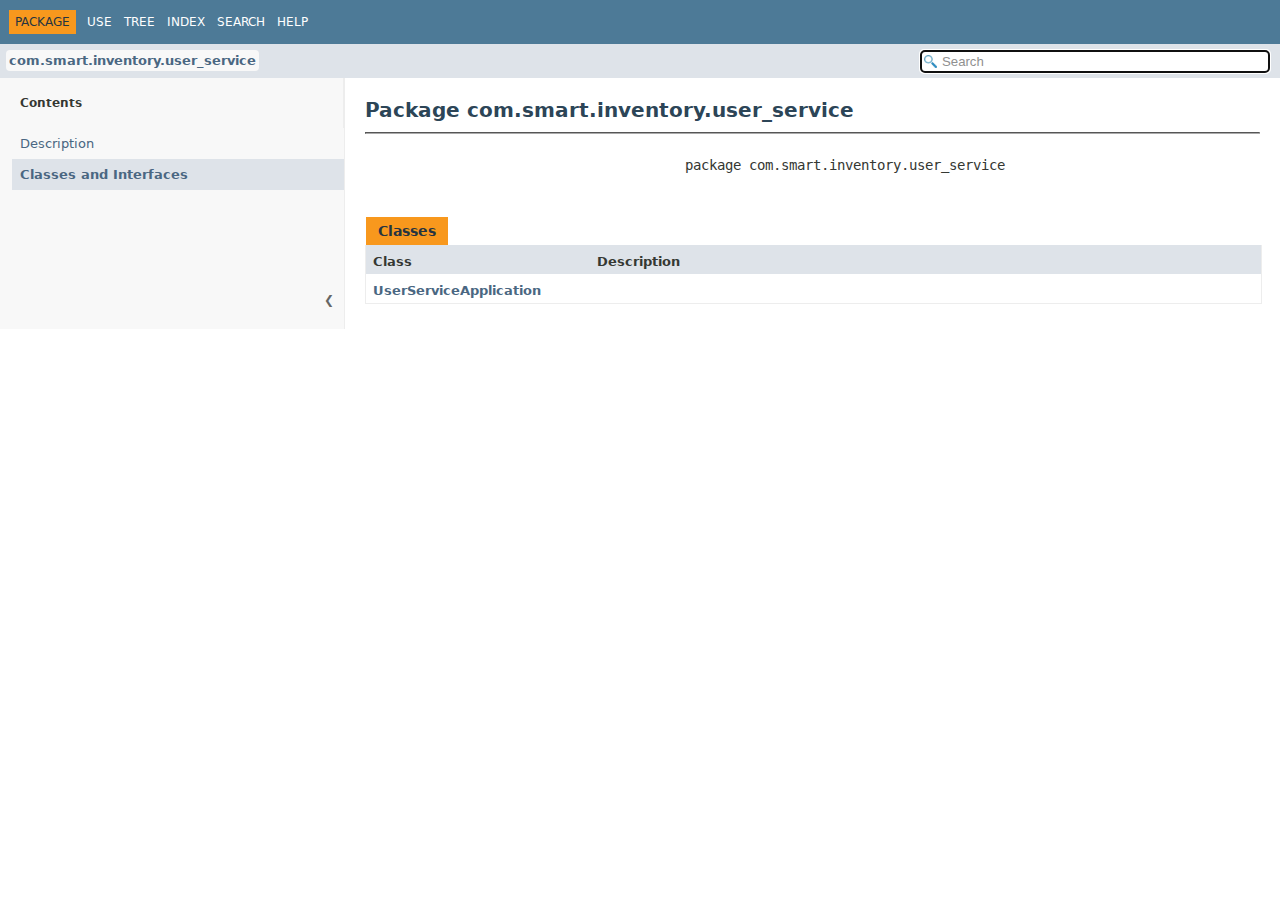
<file: doc/com/smart/inventory/user_service/package-summary.html>
<!DOCTYPE HTML>
<html lang="en">
<head>
<!-- Generated by javadoc (23) on Sun Mar 16 22:38:21 EDT 2025 -->
<title>com.smart.inventory.user_service</title>
<meta name="viewport" content="width=device-width, initial-scale=1">
<meta http-equiv="Content-Type" content="text/html; charset=utf-8">
<meta name="dc.created" content="2025-03-16">
<meta name="description"
	content="declaration: package: com.smart.inventory.user_service">
<meta name="generator" content="javadoc/PackageWriter">
<link rel="stylesheet" type="text/css"
	href="../../../../resource-files/jquery-ui.min.css" title="Style">
<link rel="stylesheet" type="text/css"
	href="../../../../resource-files/stylesheet.css" title="Style">
<script type="text/javascript" src="../../../../script-files/script.js"></script>
<script type="text/javascript"
	src="../../../../script-files/jquery-3.7.1.min.js"></script>
<script type="text/javascript"
	src="../../../../script-files/jquery-ui.min.js"></script>
</head>
<body class="package-declaration-page">
	<script type="text/javascript">const pathtoroot = "../../../../";
loadScripts(document, 'script');</script>
	<noscript>
		<div>JavaScript is disabled on your browser.</div>
	</noscript>
	<header role="banner">
		<nav role="navigation">
			<!-- ========= START OF TOP NAVBAR ======= -->
			<div class="top-nav" id="navbar-top">
				<div class="nav-content">
					<div class="nav-menu-button">
						<button id="navbar-toggle-button" aria-controls="navbar-top"
							aria-expanded="false" aria-label="Toggle navigation links">
							<span class="nav-bar-toggle-icon">&nbsp;</span><span
								class="nav-bar-toggle-icon">&nbsp;</span><span
								class="nav-bar-toggle-icon">&nbsp;</span>
						</button>
					</div>
					<div class="skip-nav">
						<a href="#skip-navbar-top" title="Skip navigation links">Skip
							navigation links</a>
					</div>
					<ul id="navbar-top-firstrow" class="nav-list" title="Navigation">
						<li class="nav-bar-cell1-rev">Package</li>
						<li><a href="package-use.html">Use</a></li>
						<li><a href="package-tree.html">Tree</a></li>
						<li><a href="../../../../index-files/index-1.html">Index</a></li>
						<li><a href="../../../../search.html">Search</a></li>
						<li><a href="../../../../help-doc.html#package">Help</a></li>
					</ul>
				</div>
			</div>
			<div class="sub-nav">
				<div class="nav-content">
					<ol class="sub-nav-list">
						<li><a href="package-summary.html" class="current-selection">com.smart.inventory.user_service</a></li>
					</ol>
					<div class="nav-list-search">
						<input type="text" id="search-input" disabled placeholder="Search"
							aria-label="Search in documentation" autocomplete="off">
						<input type="reset" id="reset-search" disabled value="Reset">
					</div>
				</div>
			</div>
			<!-- ========= END OF TOP NAVBAR ========= -->
			<span class="skip-nav" id="skip-navbar-top"></span>
		</nav>
	</header>
	<div class="main-grid">
		<nav role="navigation" class="toc" aria-label="Table of contents">
			<div class="toc-header">Contents</div>
			<button class="hide-sidebar">
				<span>Hide sidebar&nbsp;</span>&#10094;
			</button>
			<button class="show-sidebar">
				&#10095;<span>&nbsp;Show sidebar</span>
			</button>
			<ol class="toc-list">
				<li><a href="#" tabindex="0">Description</a></li>
				<li><a href="#class-summary" tabindex="0">Classes and
						Interfaces</a></li>
			</ol>
		</nav>
		<main role="main">
			<div class="header">
				<h1 title="Package com.smart.inventory.user_service" class="title">Package
					com.smart.inventory.user_service</h1>
			</div>
			<hr>
			<div class="horizontal-scroll">
				<div class="package-signature">
					package <span class="element-name">com.smart.inventory.user_service</span>
				</div>
			</div>
			<section class="summary">
				<ul class="summary-list">
					<li>
						<div id="class-summary">
							<div class="caption">
								<span>Classes</span>
							</div>
							<div class="summary-table two-column-summary">
								<div class="table-header col-first">Class</div>
								<div class="table-header col-last">Description</div>
								<div
									class="col-first even-row-color class-summary class-summary-tab2">
									<a href="UserServiceApplication.html"
										title="class in com.smart.inventory.user_service">UserServiceApplication</a>
								</div>
								<div
									class="col-last even-row-color class-summary class-summary-tab2">&nbsp;</div>
							</div>
						</div>
					</li>
				</ul>
			</section>
		</main>
	</div>
</body>
</html>
</file>
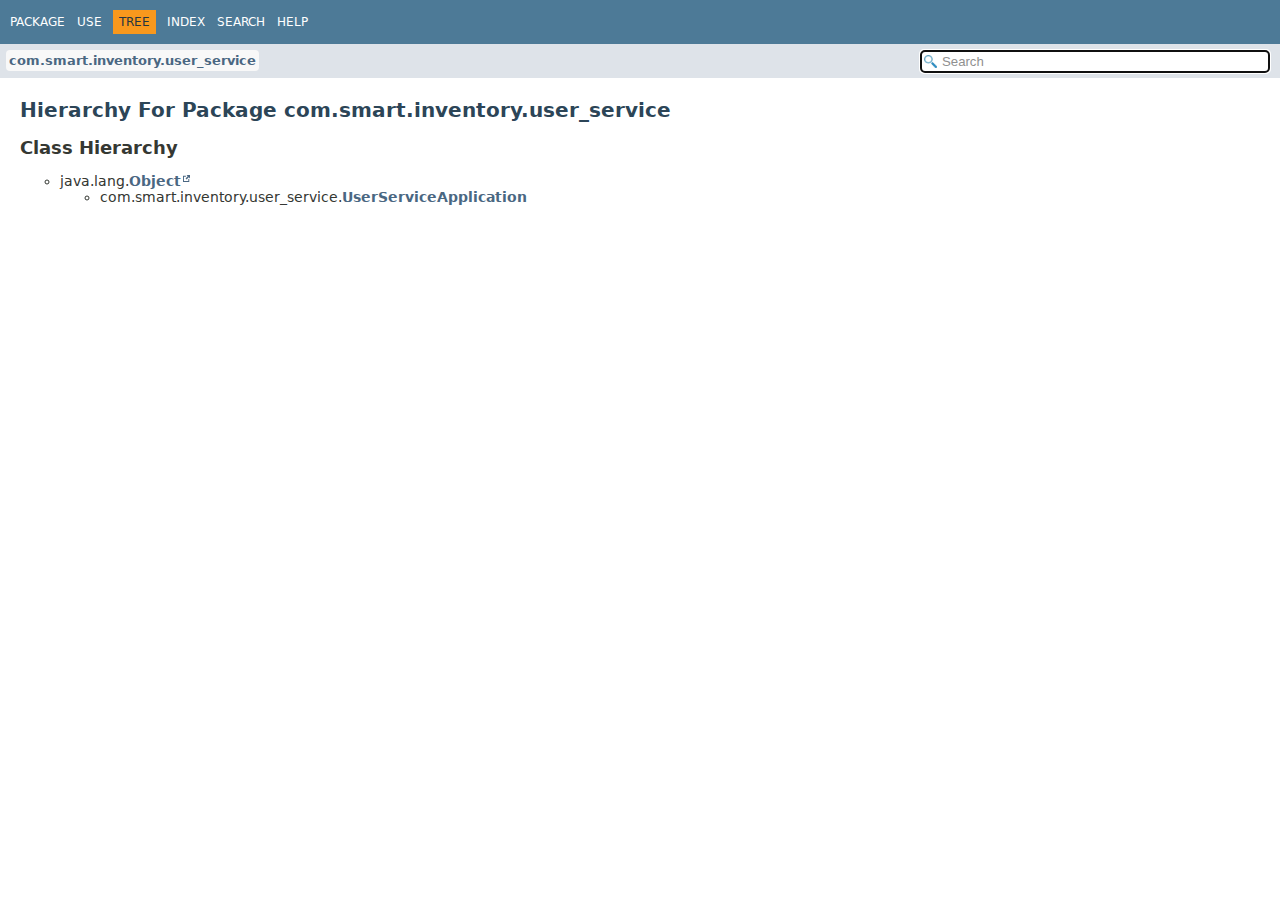
<file: doc/com/smart/inventory/user_service/package-tree.html>
<!DOCTYPE HTML>
<html lang="en">
<head>
<!-- Generated by javadoc (23) on Sun Mar 16 22:38:21 EDT 2025 -->
<title>com.smart.inventory.user_service Class Hierarchy</title>
<meta name="viewport" content="width=device-width, initial-scale=1">
<meta http-equiv="Content-Type" content="text/html; charset=utf-8">
<meta name="dc.created" content="2025-03-16">
<meta name="description"
	content="tree: package: com.smart.inventory.user_service">
<meta name="generator" content="javadoc/PackageTreeWriter">
<link rel="stylesheet" type="text/css"
	href="../../../../resource-files/jquery-ui.min.css" title="Style">
<link rel="stylesheet" type="text/css"
	href="../../../../resource-files/stylesheet.css" title="Style">
<script type="text/javascript" src="../../../../script-files/script.js"></script>
<script type="text/javascript"
	src="../../../../script-files/jquery-3.7.1.min.js"></script>
<script type="text/javascript"
	src="../../../../script-files/jquery-ui.min.js"></script>
</head>
<body class="package-tree-page">
	<script type="text/javascript">const pathtoroot = "../../../../";
loadScripts(document, 'script');</script>
	<noscript>
		<div>JavaScript is disabled on your browser.</div>
	</noscript>
	<header role="banner">
		<nav role="navigation">
			<!-- ========= START OF TOP NAVBAR ======= -->
			<div class="top-nav" id="navbar-top">
				<div class="nav-content">
					<div class="nav-menu-button">
						<button id="navbar-toggle-button" aria-controls="navbar-top"
							aria-expanded="false" aria-label="Toggle navigation links">
							<span class="nav-bar-toggle-icon">&nbsp;</span><span
								class="nav-bar-toggle-icon">&nbsp;</span><span
								class="nav-bar-toggle-icon">&nbsp;</span>
						</button>
					</div>
					<div class="skip-nav">
						<a href="#skip-navbar-top" title="Skip navigation links">Skip
							navigation links</a>
					</div>
					<ul id="navbar-top-firstrow" class="nav-list" title="Navigation">
						<li><a href="package-summary.html">Package</a></li>
						<li><a href="package-use.html">Use</a></li>
						<li class="nav-bar-cell1-rev">Tree</li>
						<li><a href="../../../../index-files/index-1.html">Index</a></li>
						<li><a href="../../../../search.html">Search</a></li>
						<li><a href="../../../../help-doc.html#tree">Help</a></li>
					</ul>
				</div>
			</div>
			<div class="sub-nav">
				<div class="nav-content">
					<ol class="sub-nav-list">
						<li><a href="package-summary.html" class="current-selection">com.smart.inventory.user_service</a></li>
					</ol>
					<div class="nav-list-search">
						<input type="text" id="search-input" disabled placeholder="Search"
							aria-label="Search in documentation" autocomplete="off">
						<input type="reset" id="reset-search" disabled value="Reset">
					</div>
				</div>
			</div>
			<!-- ========= END OF TOP NAVBAR ========= -->
			<span class="skip-nav" id="skip-navbar-top"></span>
		</nav>
	</header>
	<div class="main-grid">
		<main role="main">
			<div class="header">
				<h1 class="title">Hierarchy For Package
					com.smart.inventory.user_service</h1>
			</div>
			<section class="hierarchy">
				<h2 title="Class Hierarchy">Class Hierarchy</h2>
				<ul>
					<li class="circle">java.lang.<a
						href="https://docs.oracle.com/en/java/javase/23/docs/api/java.base/java/lang/Object.html"
						class="type-name-link external-link"
						title="class or interface in java.lang">Object</a>
						<ul>
							<li class="circle">com.smart.inventory.user_service.<a
								href="UserServiceApplication.html" class="type-name-link"
								title="class in com.smart.inventory.user_service">UserServiceApplication</a></li>
						</ul>
					</li>
				</ul>
			</section>
		</main>
	</div>
</body>
</html>
</file>
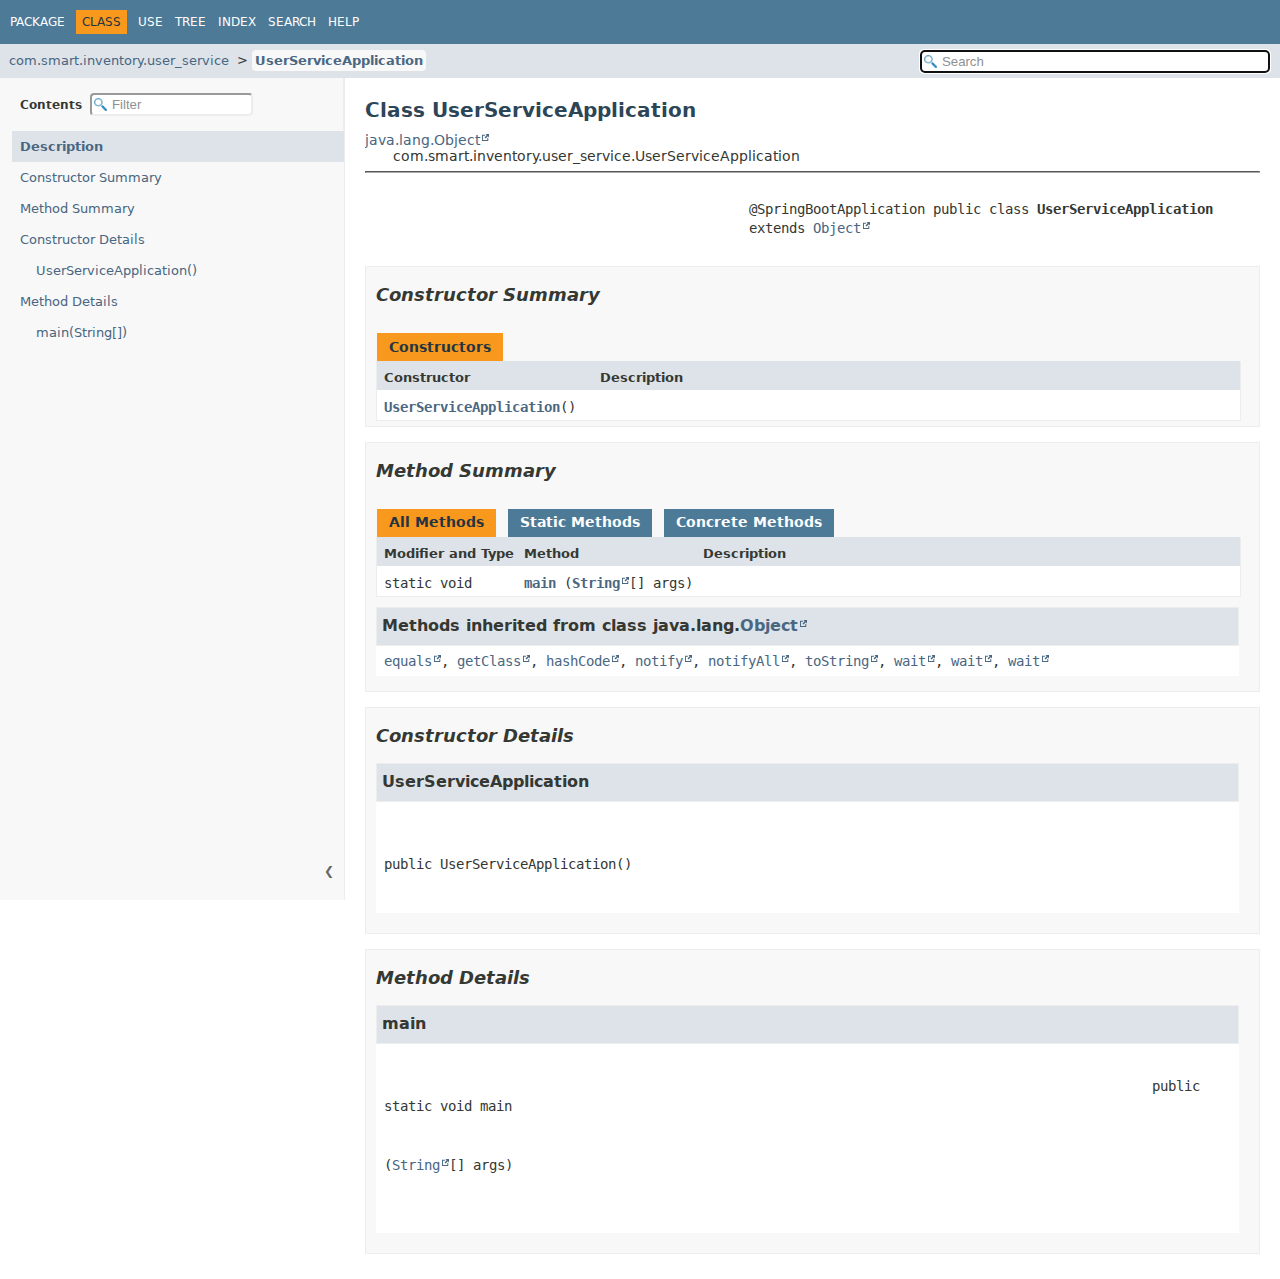
<file: doc/com/smart/inventory/user_service/UserServiceApplication.html>
<!DOCTYPE HTML>
<html lang="en">
<head>
<!-- Generated by javadoc (23) on Sun Mar 16 22:38:21 EDT 2025 -->
<title>UserServiceApplication</title>
<meta name="viewport" content="width=device-width, initial-scale=1">
<meta http-equiv="Content-Type" content="text/html; charset=utf-8">
<meta name="dc.created" content="2025-03-16">
<meta name="description"
	content="declaration: package: com.smart.inventory.user_service, class: UserServiceApplication">
<meta name="generator" content="javadoc/ClassWriter">
<link rel="stylesheet" type="text/css"
	href="../../../../resource-files/jquery-ui.min.css" title="Style">
<link rel="stylesheet" type="text/css"
	href="../../../../resource-files/stylesheet.css" title="Style">
<script type="text/javascript" src="../../../../script-files/script.js"></script>
<script type="text/javascript"
	src="../../../../script-files/jquery-3.7.1.min.js"></script>
<script type="text/javascript"
	src="../../../../script-files/jquery-ui.min.js"></script>
</head>
<body class="class-declaration-page">
	<script type="text/javascript">const pathtoroot = "../../../../";
loadScripts(document, 'script');</script>
	<noscript>
		<div>JavaScript is disabled on your browser.</div>
	</noscript>
	<header role="banner">
		<nav role="navigation">
			<!-- ========= START OF TOP NAVBAR ======= -->
			<div class="top-nav" id="navbar-top">
				<div class="nav-content">
					<div class="nav-menu-button">
						<button id="navbar-toggle-button" aria-controls="navbar-top"
							aria-expanded="false" aria-label="Toggle navigation links">
							<span class="nav-bar-toggle-icon">&nbsp;</span><span
								class="nav-bar-toggle-icon">&nbsp;</span><span
								class="nav-bar-toggle-icon">&nbsp;</span>
						</button>
					</div>
					<div class="skip-nav">
						<a href="#skip-navbar-top" title="Skip navigation links">Skip
							navigation links</a>
					</div>
					<ul id="navbar-top-firstrow" class="nav-list" title="Navigation">
						<li><a href="package-summary.html">Package</a></li>
						<li class="nav-bar-cell1-rev">Class</li>
						<li><a href="class-use/UserServiceApplication.html">Use</a></li>
						<li><a href="package-tree.html">Tree</a></li>
						<li><a href="../../../../index-files/index-1.html">Index</a></li>
						<li><a href="../../../../search.html">Search</a></li>
						<li><a href="../../../../help-doc.html#class">Help</a></li>
					</ul>
				</div>
			</div>
			<div class="sub-nav">
				<div class="nav-content">
					<ol class="sub-nav-list">
						<li><a href="package-summary.html">com.smart.inventory.user_service</a></li>
						<li><a href="UserServiceApplication.html"
							class="current-selection">UserServiceApplication</a></li>
					</ol>
					<div class="nav-list-search">
						<input type="text" id="search-input" disabled placeholder="Search"
							aria-label="Search in documentation" autocomplete="off">
						<input type="reset" id="reset-search" disabled value="Reset">
					</div>
				</div>
			</div>
			<!-- ========= END OF TOP NAVBAR ========= -->
			<span class="skip-nav" id="skip-navbar-top"></span>
		</nav>
	</header>
	<div class="main-grid">
		<nav role="navigation" class="toc" aria-label="Table of contents">
			<div class="toc-header">
				Contents&nbsp; <input type="text" class="filter-input" disabled
					placeholder="Filter" aria-label="Filter table of contents"
					autocomplete="off"> <input type="reset"
					class="reset-filter" disabled value="Reset">
			</div>
			<button class="hide-sidebar">
				<span>Hide sidebar&nbsp;</span>&#10094;
			</button>
			<button class="show-sidebar">
				&#10095;<span>&nbsp;Show sidebar</span>
			</button>
			<ol class="toc-list">
				<li><a href="#" tabindex="0">Description</a></li>
				<li><a href="#constructor-summary" tabindex="0">Constructor
						Summary</a></li>
				<li><a href="#method-summary" tabindex="0">Method Summary</a></li>
				<li><a href="#constructor-detail" tabindex="0">Constructor
						Details</a>
					<ol class="toc-list">
						<li><a href="#%3Cinit%3E()" tabindex="0">UserServiceApplication()</a></li>
					</ol></li>
				<li><a href="#method-detail" tabindex="0">Method Details</a>
					<ol class="toc-list">
						<li><a href="#main(java.lang.String%5B%5D)" tabindex="0">main(String[])</a></li>
					</ol></li>
			</ol>
		</nav>
		<main role="main">
			<!-- ======== START OF CLASS DATA ======== -->
			<div class="header">
				<h1 title="Class UserServiceApplication" class="title">Class
					UserServiceApplication</h1>
			</div>
			<div class="inheritance" title="Inheritance Tree">
				<a
					href="https://docs.oracle.com/en/java/javase/23/docs/api/java.base/java/lang/Object.html"
					title="class or interface in java.lang" class="external-link">java.lang.Object</a>
				<div class="inheritance">com.smart.inventory.user_service.UserServiceApplication</div>
			</div>
			<section class="class-description" id="class-description">
				<div class="horizontal-scroll">
					<hr>
					<div class="type-signature">
						<span class="annotations">@SpringBootApplication </span><span
							class="modifiers">public class </span><span
							class="element-name type-name-label">UserServiceApplication</span>
						<span class="extends-implements">extends <a
							href="https://docs.oracle.com/en/java/javase/23/docs/api/java.base/java/lang/Object.html"
							title="class or interface in java.lang" class="external-link">Object</a></span>
					</div>
				</div>
			</section>
			<section class="summary">
				<ul class="summary-list">
					<!-- ======== CONSTRUCTOR SUMMARY ======== -->
					<li>
						<section class="constructor-summary" id="constructor-summary">
							<h2>Constructor Summary</h2>
							<div class="caption">
								<span>Constructors</span>
							</div>
							<div class="summary-table two-column-summary">
								<div class="table-header col-first">Constructor</div>
								<div class="table-header col-last">Description</div>
								<div class="col-constructor-name even-row-color">
									<code>
										<a href="#%3Cinit%3E()" class="member-name-link">UserServiceApplication</a>()
									</code>
								</div>
								<div class="col-last even-row-color">&nbsp;</div>
							</div>
						</section>
					</li>
					<!-- ========== METHOD SUMMARY =========== -->
					<li>
						<section class="method-summary" id="method-summary">
							<h2>Method Summary</h2>
							<div id="method-summary-table">
								<div class="table-tabs" role="tablist"
									aria-orientation="horizontal">
									<button id="method-summary-table-tab0" role="tab"
										aria-selected="true"
										aria-controls="method-summary-table.tabpanel" tabindex="0"
										onkeydown="switchTab(event)"
										onclick="show('method-summary-table', 'method-summary-table', 3)"
										class="active-table-tab">All Methods</button>
									<button id="method-summary-table-tab1" role="tab"
										aria-selected="false"
										aria-controls="method-summary-table.tabpanel" tabindex="-1"
										onkeydown="switchTab(event)"
										onclick="show('method-summary-table', 'method-summary-table-tab1', 3)"
										class="table-tab">Static Methods</button>
									<button id="method-summary-table-tab4" role="tab"
										aria-selected="false"
										aria-controls="method-summary-table.tabpanel" tabindex="-1"
										onkeydown="switchTab(event)"
										onclick="show('method-summary-table', 'method-summary-table-tab4', 3)"
										class="table-tab">Concrete Methods</button>
								</div>
								<div id="method-summary-table.tabpanel" role="tabpanel"
									aria-labelledby="method-summary-table-tab0">
									<div class="summary-table three-column-summary">
										<div class="table-header col-first">Modifier and Type</div>
										<div class="table-header col-second">Method</div>
										<div class="table-header col-last">Description</div>
										<div
											class="col-first even-row-color method-summary-table method-summary-table-tab1 method-summary-table-tab4">
											<code>static void</code>
										</div>
										<div
											class="col-second even-row-color method-summary-table method-summary-table-tab1 method-summary-table-tab4">
											<code>
												<a href="#main(java.lang.String%5B%5D)"
													class="member-name-link">main</a>
												<wbr>
												(<a
													href="https://docs.oracle.com/en/java/javase/23/docs/api/java.base/java/lang/String.html"
													title="class or interface in java.lang"
													class="external-link">String</a>[]&nbsp;args)
											</code>
										</div>
										<div
											class="col-last even-row-color method-summary-table method-summary-table-tab1 method-summary-table-tab4">&nbsp;</div>
									</div>
								</div>
							</div>
							<div class="inherited-list">
								<h3 id="methods-inherited-from-class-java.lang.Object">
									Methods inherited from class&nbsp;java.lang.<a
										href="https://docs.oracle.com/en/java/javase/23/docs/api/java.base/java/lang/Object.html"
										title="class or interface in java.lang" class="external-link">Object</a>
								</h3>
								<code>
									<a
										href="https://docs.oracle.com/en/java/javase/23/docs/api/java.base/java/lang/Object.html#equals(java.lang.Object)"
										title="class or interface in java.lang" class="external-link">equals</a>,
									<a
										href="https://docs.oracle.com/en/java/javase/23/docs/api/java.base/java/lang/Object.html#getClass()"
										title="class or interface in java.lang" class="external-link">getClass</a>,
									<a
										href="https://docs.oracle.com/en/java/javase/23/docs/api/java.base/java/lang/Object.html#hashCode()"
										title="class or interface in java.lang" class="external-link">hashCode</a>,
									<a
										href="https://docs.oracle.com/en/java/javase/23/docs/api/java.base/java/lang/Object.html#notify()"
										title="class or interface in java.lang" class="external-link">notify</a>,
									<a
										href="https://docs.oracle.com/en/java/javase/23/docs/api/java.base/java/lang/Object.html#notifyAll()"
										title="class or interface in java.lang" class="external-link">notifyAll</a>,
									<a
										href="https://docs.oracle.com/en/java/javase/23/docs/api/java.base/java/lang/Object.html#toString()"
										title="class or interface in java.lang" class="external-link">toString</a>,
									<a
										href="https://docs.oracle.com/en/java/javase/23/docs/api/java.base/java/lang/Object.html#wait()"
										title="class or interface in java.lang" class="external-link">wait</a>,
									<a
										href="https://docs.oracle.com/en/java/javase/23/docs/api/java.base/java/lang/Object.html#wait(long)"
										title="class or interface in java.lang" class="external-link">wait</a>,
									<a
										href="https://docs.oracle.com/en/java/javase/23/docs/api/java.base/java/lang/Object.html#wait(long,int)"
										title="class or interface in java.lang" class="external-link">wait</a>
								</code>
							</div>
						</section>
					</li>
				</ul>
			</section>
			<section class="details">
				<ul class="details-list">
					<!-- ========= CONSTRUCTOR DETAIL ======== -->
					<li>
						<section class="constructor-details" id="constructor-detail">
							<h2>Constructor Details</h2>
							<ul class="member-list">
								<li>
									<section class="detail" id="&lt;init&gt;()">
										<h3>UserServiceApplication</h3>
										<div class="horizontal-scroll">
											<div class="member-signature">
												<span class="modifiers">public</span>&nbsp;<span
													class="element-name">UserServiceApplication</span>()
											</div>
										</div>
									</section>
								</li>
							</ul>
						</section>
					</li>
					<!-- ============ METHOD DETAIL ========== -->
					<li>
						<section class="method-details" id="method-detail">
							<h2>Method Details</h2>
							<ul class="member-list">
								<li>
									<section class="detail" id="main(java.lang.String[])">
										<h3>main</h3>
										<div class="horizontal-scroll">
											<div class="member-signature">
												<span class="modifiers">public static</span>&nbsp;<span
													class="return-type">void</span>&nbsp;<span
													class="element-name">main</span>
												<wbr>
												<span class="parameters">(<a
													href="https://docs.oracle.com/en/java/javase/23/docs/api/java.base/java/lang/String.html"
													title="class or interface in java.lang"
													class="external-link">String</a>[]&nbsp;args)
												</span>
											</div>
										</div>
									</section>
								</li>
							</ul>
						</section>
					</li>
				</ul>
			</section>
			<!-- ========= END OF CLASS DATA ========= -->
		</main>
	</div>
</body>
</html>
</file>
<file: doc/resource-files/stylesheet.css>
/*
 * Copyright (c) 2010, 2024, Oracle and/or its affiliates. All rights reserved.
 * DO NOT ALTER OR REMOVE COPYRIGHT NOTICES OR THIS FILE HEADER.
 *
 * Licensed under the Universal Permissive License v 1.0 as shown at https://oss.oracle.com/licenses/upl/
 */

/*
 * Javadoc style sheet
 */
@import url('fonts/dejavu.css');

/*
 * These CSS custom properties (variables) define the core color and font
 * properties used in this stylesheet.
 */
:root {
	/* body, block and code fonts */
	--body-font-family: 'DejaVu Sans', Arial, Helvetica, sans-serif;
	--block-font-family: 'DejaVu Serif', Georgia, "Times New Roman", Times,
		serif;
	--code-font-family: 'DejaVu Sans Mono', monospace;
	/* Base font sizes for body and code elements */
	--body-font-size: 14px;
	--block-font-size: 14px;
	--code-font-size: 14px;
	--nav-font-size: 13.2px;
	/* Line height for continuous text blocks */
	--block-line-height: 1.4em;
	/* Text colors for body and block elements */
	--body-text-color: #353833;
	--block-text-color: #474747;
	/* Background colors for various structural elements */
	--body-background-color: #ffffff;
	--section-background-color: #f8f8f8;
	--detail-background-color: #ffffff;
	/* Colors for navigation bar and table captions */
	--navbar-background-color: #4D7A97;
	--navbar-text-color: #ffffff;
	/* Background color for subnavigation and various headers */
	--subnav-background-color: #dee3e9;
	/* Background and text colors for selected tabs and navigation items */
	--selected-background-color: #f8981d;
	--selected-text-color: #253441;
	--selected-link-color: #1f389c;
	/* Background colors for generated tables */
	--even-row-color: #ffffff;
	--odd-row-color: #eeeeef;
	/* Text color for page title */
	--title-color: #2c4557;
	/* Text colors for links */
	--link-color: #4A6782;
	--link-color-active: #bb7a2a;
	/* Snippet colors */
	--snippet-background-color: #ebecee;
	--snippet-text-color: var(--block-text-color);
	--snippet-highlight-color: #f7c590;
	/* Border colors for structural elements and user defined tables */
	--border-color: #ededed;
	--table-border-color: #000000;
	/* Search input colors */
	--search-input-background-color: #ffffff;
	--search-input-text-color: #000000;
	--search-input-placeholder-color: #909090;
	/* Highlight color for active search tag target */
	--search-tag-highlight-color: #ffff00;
	/* Adjustments for icon and active background colors of copy-to-clipboard buttons */
	--copy-icon-brightness: 100%;
	--copy-button-background-color-active: rgba(168, 168, 176, 0.3);
	/* Colors for invalid tag notifications */
	--invalid-tag-background-color: #ffe6e6;
	--invalid-tag-text-color: #000000;
	/* Navigation bar dimensions */
	--top-nav-height: 44px;
	--sub-nav-height: 34px;
	--nav-height: calc(var(--top-nav-height)+ var(--sub-nav-height));
	scroll-behavior: smooth;
}
/*
 * Styles for individual HTML elements.
 *
 * These are styles that are specific to individual HTML elements. Changing them affects the style of a particular
 * HTML element throughout the page.
 */
body {
	background-color: var(--body-background-color);
	color: var(--body-text-color);
	font-family: var(--body-font-family);
	font-size: var(--body-font-size);
	margin: 0;
	padding: 0;
	height: 100%;
	width: 100%;
}

main [id] {
	scroll-margin-top: calc(var(--nav-height)+ 6px);
}

a:link, a:visited {
	text-decoration: none;
	color: var(--link-color);
}

a[href]:hover, a[href]:active {
	text-decoration: none;
	color: var(--link-color-active);
}

pre {
	font-family: var(--code-font-family);
	font-size: var(--code-font-size);
}

h1 {
	font-size: 1.428em;
}

h2 {
	font-size: 1.285em;
}

h3 {
	font-size: 1.14em;
}

h4 {
	font-size: 1.072em;
}

h5 {
	font-size: 1.001em;
}

h6 {
	font-size: 0.93em;
}
/* Disable font boosting for selected elements */
h1, h2, h3, h4, h5, h6, div.member-signature {
	max-height: 1000em;
}

ul {
	list-style-type: disc;
}

code, tt {
	font-family: var(--code-font-family);
}

:not(h1, h2, h3, h4, h5, h6)>code, :not(h1, h2, h3, h4, h5, h6)>tt {
	font-size: var(--code-font-size);
	line-height: 1.4em;
}

dt code {
	font-family: var(--code-font-family);
	font-size: 1em;
	padding-top: 4px;
}

.summary-table dt code {
	font-family: var(--code-font-family);
	font-size: 1em;
	vertical-align: top;
	padding-top: 4px;
}

sup {
	font-size: 8px;
}

button {
	font-family: var(--body-font-family);
	font-size: 1em;
}

hr {
	border-color: #aaa;
}
/*
 * Styles for HTML generated by javadoc.
 *
 * These are style classes that are used by the standard doclet to generate HTML documentation.
 */

/*
 * Styles for document title and copyright.
 */
.about-language {
	flex: 0 0 auto;
	padding: 0 20px;
	margin: 0;
	font-size: 0.915em;
	max-width: 50%;
	white-space: nowrap;
}

.legal-copy {
	
}
/*
 * Styles for navigation bar.
 */
@media screen {
	header {
		position: sticky;
		top: 0;
		z-index: 2;
		background: var(--body-background-color);
	}
}

.nav-content {
	display: flex;
	flex-direction: row;
	align-items: center;
	width: 100%;
	height: 100%;
}

.top-nav {
	background-color: var(--navbar-background-color);
	color: var(--navbar-text-color);
	width: 100%;
	height: var(--top-nav-height);
	overflow: visible;
	font-size: 0.857em;
	position: relative;
}

.top-nav nav.toc {
	display: none;
	flex-direction: column;
}

.top-nav nav.toc button.show-sidebar, .top-nav nav.toc button.hide-sidebar
	{
	display: none;
}

button#navbar-toggle-button {
	display: none;
}

ul.nav-list {
	display: inline-flex;
	margin: 0;
	padding-left: 4px;
	flex: 1 1 auto;
	white-space: nowrap;
}

ul.nav-list li {
	list-style: none;
	padding: 5px 6px;
	text-transform: uppercase;
	height: 1.2em;
}

div.sub-nav {
	background-color: var(--subnav-background-color);
	width: 100%;
	overflow: hidden;
	font-size: var(--nav-font-size);
	height: var(--sub-nav-height);
}

ol.sub-nav-list {
	flex: 1 1 90%;
	line-height: 1.8em;
	display: inline-flex;
	overflow: auto;
	scroll-snap-type: x mandatory;
	scroll-padding-left: 13px;
	scrollbar-width: none;
	padding-left: 6px;
	white-space: nowrap;
	margin: 0;
}

ol.sub-nav-list::-webkit-scrollbar {
	display: none;
}

ol.sub-nav-list li {
	list-style: none;
	scroll-snap-align: start;
}

ol.sub-nav-list li:not(:first-child) {
	list-style-type: " > ";
	margin-left: 20px;
}

ol.sub-nav-list a {
	padding: 3px;
}

ol.sub-nav-list a.current-selection {
	background-color: var(--section-background-color);
	border-radius: 4px;
}

.sub-nav .nav-list-search {
	flex: 1 1 10%;
	margin: 0;
	padding: 6px;
	position: relative;
	white-space: nowrap;
}

.top-nav .nav-list a:link, .top-nav .nav-list a:active, .top-nav .nav-list a:visited
	{
	color: var(--navbar-text-color);
	text-decoration: none;
	text-transform: uppercase;
}

.top-nav .nav-list a:hover {
	color: var(--link-color-active);
}

.nav-bar-cell1-rev {
	background-color: var(--selected-background-color);
	color: var(--selected-text-color);
	margin: 0 5px;
}

.skip-nav {
	position: absolute;
	top: auto;
	left: -9999px;
	overflow: hidden;
}
/*
 * Hide navigation links and search box in print layout
 */
@media print {
	ul.nav-list, div.sub-nav {
		display: none;
	}
}
/*
 * Styles for page header.
 */
.title {
	color: var(--title-color);
	margin: 10px 0;
}

.sub-title {
	margin: 5px 0 0 0;
}

ul.contents-list {
	margin: 0 0 15px 0;
	padding: 0;
	list-style: none;
}

ul.contents-list li {
	font-size: 0.93em;
}
/*
 * Styles for headings.
 */
body.class-declaration-page .summary h2, body.class-declaration-page .details h2,
	body.class-use-page h2, body.module-declaration-page .block-list h2 {
	font-style: italic;
	padding: 0;
	margin: 15px 0;
	overflow-x: auto;
}

body.class-declaration-page .summary h3, body.class-declaration-page .details h3
	{
	background-color: var(--subnav-background-color);
	border: 1px solid var(--border-color);
	margin: 0 0 6px -8px;
	padding: 7px 5px;
	overflow-x: auto;
}
/*
 * Styles for page layout containers.
 */
.main-grid {
	display: flex;
	flex-direction: row;
}

.main-grid main {
	flex: 2.6 1 0;
	min-width: 240px
}

.main-grid nav.toc {
	flex: 1 1 0;
	min-width: 240px;
}

main {
	clear: both;
	padding: 10px 20px;
	position: relative;
}

section[id$=-description] :is(dl, ol, ul, p, div, blockquote, pre):last-child,
	section[id$=-description] :is(dl, ol, ul):last-child>:is(li, dd):last-child
	{
	margin-bottom: 4px;
}

dl.notes>dt {
	font-family: var(--body-font-family);
	font-size: 0.856em;
	font-weight: bold;
	margin: 10px 0 0 0;
	color: var(--body-text-color);
}

dl.notes>dd {
	margin: 5px 10px 10px 15px;
	font-size: var(--block-font-size);
	font-family: var(--block-font-family);
}

dl.notes>dd>ul, dl.notes>dd>ol {
	margin-bottom: 1em;
	margin-top: 1em;
}

dl.name-value>dt {
	margin-left: 1px;
	font-size: 1.1em;
	display: inline;
	font-weight: bold;
}

dl.name-value>dd {
	margin: 0 0 0 1px;
	font-size: 1.1em;
	display: inline;
}
/*
 * Styles for table of contents.
 */
.main-grid nav.toc {
	background-color: var(--section-background-color);
	border-right: 1px solid var(--border-color);
	position: sticky;
	top: calc(var(--nav-height));
	max-height: calc(100vh - var(--nav-height));
	display: flex;
	flex-direction: column;
	font-family: var(--body-font-family);
	z-index: 1;
}

.main-grid nav.toc div.toc-header {
	background-color: var(--section-background-color);
	border-right: 1px solid var(--border-color);
	top: var(--nav-height);
	z-index: 1;
	padding: 15px 20px;
}

.main-grid nav.toc>ol.toc-list {
	max-height: calc(100vh - var(--nav-height)- 100px);
	padding-left: 12px;
}

.main-grid nav.toc button {
	position: absolute;
	bottom: 16px;
	z-index: 3;
	background-color: var(--section-background-color);
	color: #666666;
	font-size: 0.76rem;
	border: none;
	cursor: pointer;
	padding: 6px 10px;
	white-space: nowrap;
}

.main-grid nav.toc button.hide-sidebar {
	right: 0;
}

.main-grid nav.toc button.show-sidebar {
	left: 0;
	display: none;
}

.main-grid nav.toc button span {
	display: none;
}

.main-grid nav.toc button:hover {
	color: var(--body-text-color);
	border: 1px solid var(--subnav-background-color);
}

.main-grid nav.toc button:active {
	background-color: var(--subnav-background-color);
	color: var(--link-color-active);
}

.main-grid nav.toc button:hover span, .main-grid nav.toc button:active span
	{
	display: inline;
}

.main-grid nav.toc button:hover {
	box-shadow: 1px 1px 5px rgba(0, 0, 0, 0.2);
}

.main-grid nav.toc.hide-sidebar {
	min-width: revert;
	max-width: 28px;
}

.main-grid nav.toc.hide-sidebar div.toc-header, .main-grid nav.toc.hide-sidebar ol.toc-list,
	.main-grid nav.toc.hide-sidebar button.hide-sidebar {
	display: none;
}

.main-grid nav.toc.hide-sidebar button.show-sidebar {
	display: inline;
}

nav.toc div.toc-header {
	padding: 15px;
	display: inline-flex;
	align-items: center;
	color: var(--body-text-color);
	background-color: var(--body-background-color);
	font-size: 0.856em;
	font-weight: bold;
	white-space: nowrap;
	overflow-x: hidden;
	position: sticky;
	min-height: 20px;
}

nav.toc>ol.toc-list {
	overflow: hidden auto;
	overscroll-behavior: contain;
}

nav.toc ol.toc-list {
	list-style: none;
	padding-left: 8px;
	margin: 0;
}

nav.toc ol.toc-list ol.toc-list {
	margin-left: 8px;
}

nav.toc ol.toc-list li {
	margin: 0;
	font-size: var(--nav-font-size);
	overflow-x: hidden;
}

a.current-selection {
	font-weight: bold;
}

nav.toc a {
	display: block;
	padding: 8px;
}

nav.toc a.current-selection {
	background-color: var(--subnav-background-color);
}
/*
 * Styles for lists.
 */
li.circle {
	list-style: circle;
}

ul.horizontal li {
	display: inline;
	font-size: 0.9em;
}

div.inheritance {
	margin: 0;
	padding: 0;
}

div.inheritance div.inheritance {
	margin-left: 2em;
}

main>div.inheritance {
	overflow-x: auto;
}

ul.block-list, ul.details-list, ul.member-list, ul.summary-list {
	margin: 4px 0 10px 0;
	padding: 0;
}

ul.block-list>li, ul.details-list>li, ul.member-list>li, ul.summary-list>li
	{
	list-style: none;
	margin-bottom: 15px;
	line-height: 1.4;
}

ul.ref-list {
	padding: 0;
	margin: 0;
}

ul.ref-list>li {
	list-style: none;
}

.summary-table dl, .summary-table dl dt, .summary-table dl dd {
	margin-top: 0;
	margin-bottom: 1px;
}

dl.notes>dd>ul.tag-list, dl.notes>dd>ul.tag-list-long {
	padding-left: 0;
	margin: 0;
	list-style: none;
}

ul.tag-list li {
	display: inline;
}

ul.tag-list li:not(:last-child):after, ul.tag-list-long li:not(:last-child):after
	{
	content: ", ";
	white-space: pre-wrap;
}

ul.preview-feature-list {
	list-style: none;
	margin: 0;
	padding: 0.1em;
	line-height: 1.6em;
}
/*
 * Styles for tables.
 */
.summary-table, .details-table {
	width: 100%;
	border-spacing: 0;
	border: 1px solid var(--border-color);
	border-top: 0;
	padding: 0;
}

.caption {
	position: relative;
	text-align: left;
	background-repeat: no-repeat;
	color: var(--selected-text-color);
	clear: none;
	overflow: hidden;
	padding: 10px 0 0 1px;
	margin: 0;
}

.caption a:link, .caption a:visited {
	color: var(--selected-link-color);
}

.caption a:hover, .caption a:active {
	color: var(--navbar-text-color);
}

.caption span {
	font-weight: bold;
	white-space: nowrap;
	padding: 5px 12px 7px 12px;
	display: inline-block;
	float: left;
	background-color: var(--selected-background-color);
	border: none;
	height: 16px;
}

div.table-tabs {
	padding: 10px 0 0 1px;
	margin: 0;
}

div.table-tabs>button {
	border: none;
	cursor: pointer;
	padding: 5px 12px 7px 12px;
	font-weight: bold;
	margin-right: 8px;
}

div.table-tabs>.active-table-tab {
	background: var(--selected-background-color);
	color: var(--selected-text-color);
}

div.table-tabs>button.table-tab {
	background: var(--navbar-background-color);
	color: var(--navbar-text-color);
}

.two-column-search-results {
	display: grid;
	grid-template-columns: minmax(400px, max-content) minmax(400px, auto);
}

div.checkboxes {
	line-height: 2em;
}

div.checkboxes>span {
	margin-left: 10px;
}

div.checkboxes>label {
	margin-left: 8px;
	white-space: nowrap;
}

div.checkboxes>label>input {
	margin: 0 2px;
}

.two-column-summary {
	display: grid;
	grid-template-columns: minmax(25%, max-content) minmax(25%, auto);
}

.three-column-summary {
	display: grid;
	grid-template-columns: minmax(15%, max-content) minmax(20%, max-content)
		minmax(20%, auto);
}

.three-column-release-summary {
	display: grid;
	grid-template-columns: minmax(40%, max-content) minmax(10%, max-content)
		minmax(40%, auto);
}

.four-column-summary {
	display: grid;
	grid-template-columns: minmax(10%, max-content) minmax(15%, max-content)
		minmax(15%, max-content) minmax(15%, auto);
}

@media screen and (max-width: 1000px) {
	.four-column-summary {
		display: grid;
		grid-template-columns: minmax(15%, max-content) minmax(15%, auto);
	}
}

@media screen and (max-width: 800px) {
	.two-column-search-results {
		display: grid;
		grid-template-columns: minmax(40%, max-content) minmax(40%, auto);
	}
	.three-column-summary {
		display: grid;
		grid-template-columns: minmax(10%, max-content) minmax(25%, auto);
	}
	.three-column-release-summary {
		display: grid;
		grid-template-columns: minmax(70%, max-content) minmax(30%, max-content)
	}
	.three-column-summary .col-last, .three-column-release-summary .col-last
		{
		grid-column-end: span 2;
	}
}

@media screen and (max-width: 600px) {
	.two-column-summary {
		display: grid;
		grid-template-columns: 1fr;
	}
}

.summary-table>div, .details-table>div {
	text-align: left;
	padding: 8px 3px 3px 7px;
	overflow: auto hidden;
	scrollbar-width: thin;
}

.col-first, .col-second, .col-last, .col-constructor-name,
	.col-summary-item-name {
	vertical-align: top;
	padding-right: 0;
	padding-top: 8px;
	padding-bottom: 3px;
}

.table-header {
	background: var(--subnav-background-color);
	font-weight: bold;
}
/* Sortable table columns */
.table-header[onclick] {
	cursor: pointer;
}

.table-header[onclick]::after {
	content: "";
	display: inline-block;
	background-image:
		url('data:image/svg+xml; utf8, \
    <svg xmlns="http://www.w3.org/2000/svg" width="125" height="170"> \
    <path d="M10.101 57.059L63.019 4.142l52.917 52.917M10.101 86.392l52.917 52.917 52.917-52.917" style="opacity:.35;"/></svg>');
	background-size: 100% 100%;
	width: 9px;
	height: 14px;
	margin-left: 4px;
	margin-bottom: -3px;
}

.table-header[onclick].sort-asc::after {
	background-image:
		url('data:image/svg+xml; utf8, \
    <svg xmlns="http://www.w3.org/2000/svg" width="125" height="170"> \
    <path d="M10.101 57.059L63.019 4.142l52.917 52.917" style="opacity:.75;"/> \
    <path d="M10.101 86.392l52.917 52.917 52.917-52.917" style="opacity:.35;"/></svg>');
}

.table-header[onclick].sort-desc::after {
	background-image:
		url('data:image/svg+xml; utf8, \
    <svg xmlns="http://www.w3.org/2000/svg" width="125" height="170"> \
    <path d="M10.101 57.059L63.019 4.142l52.917 52.917" style="opacity:.35;"/> \
    <path d="M10.101 86.392l52.917 52.917 52.917-52.917" style="opacity:.75;"/></svg>');
}

.col-first, .col-first {
	font-size: 0.93em;
}

.col-second, .col-second, .col-last, .col-constructor-name,
	.col-summary-item-name, .col-last {
	font-size: 0.93em;
}

.col-first, .col-second, .col-constructor-name {
	vertical-align: top;
	overflow: auto;
}

.col-last {
	white-space: normal;
}

.col-first a:link, .col-first a:visited, .col-second a:link, .col-second a:visited,
	.col-first a:link, .col-first a:visited, .col-second a:link,
	.col-second a:visited, .col-constructor-name a:link,
	.col-constructor-name a:visited, .col-summary-item-name a:link,
	.col-summary-item-name a:visited {
	font-weight: bold;
}

.even-row-color, .even-row-color .table-header {
	background-color: var(--even-row-color);
}

.odd-row-color, .odd-row-color .table-header {
	background-color: var(--odd-row-color);
}
/*
 * Styles for contents.
 */
div.block {
	font-size: var(--block-font-size);
	font-family: var(--block-font-family);
	line-height: var(--block-line-height);
}

.col-last div {
	padding-top: 0;
}

.col-last a {
	padding-bottom: 3px;
}

.module-signature, .package-signature, .type-signature,
	.member-signature {
	font-family: var(--code-font-family);
	font-size: 1em;
	margin: 8px 0 14px 0;
	white-space: pre-wrap;
}

.module-signature, .package-signature, .type-signature {
	margin-top: 0;
}

.member-signature .type-parameters-long, .member-signature .parameters,
	.member-signature .exceptions {
	display: inline-block;
	vertical-align: top;
	white-space: pre;
}

.member-signature .type-parameters {
	white-space: normal;
}
/*
 * Styles for formatting effect.
 */
.source-line-no {
	/* Color of line numbers in source pages can be set via custom property below */
	color: var(--source-linenumber-color, green);
	padding: 0 30px 0 0;
}

.block {
	display: block;
	margin: 0 10px 5px 0;
	color: var(--block-text-color);
}

.deprecated-label, .description-from-type-label, .implementation-label,
	.member-name-link, .package-hierarchy-label, .type-name-label,
	.type-name-link, .search-tag-link, .preview-label, .restricted-label {
	font-weight: bold;
}

.deprecation-comment, .help-footnote, .preview-comment,
	.restricted-comment {
	font-style: italic;
}

.deprecation-block, .preview-block, .restricted-block {
	font-size: 1em;
	font-family: var(--block-font-family);
	border-style: solid;
	border-width: thin;
	border-radius: 10px;
	padding: 10px;
	margin-bottom: 10px;
	margin-right: 10px;
	display: inline-block;
}

div.block div.deprecation-comment {
	font-style: normal;
}

details.invalid-tag, span.invalid-tag {
	font-size: 1em;
	font-family: var(--block-font-family);
	color: var(--invalid-tag-text-color);
	background: var(--invalid-tag-background-color);
	border: thin solid var(--table-border-color);
	border-radius: 2px;
	padding: 2px 4px;
	display: inline-block;
}

details summary {
	cursor: pointer;
}
/*
 * Styles specific to HTML5 elements.
 */
main, nav, header, footer, section {
	display: block;
}
/*
 * Styles for javadoc search.
 */
.ui-menu .ui-state-active {
	/* Overrides the color of selection used in jQuery UI */
	background: var(--selected-background-color);
	color: var(--selected-text-color);
	/* Workaround for browser bug, see JDK-8275889 */
	margin: -1px 0;
	border-top: 1px solid var(--selected-background-color);
	border-bottom: 1px solid var(--selected-background-color);
}

.ui-autocomplete-category {
	font-weight: bold;
	font-size: 15px;
	padding: 7px 0 7px 3px;
	background-color: var(--navbar-background-color);
	color: var(--navbar-text-color);
	box-sizing: border-box;
}

.ui-autocomplete {
	max-height: 85%;
	max-width: 65%;
	overflow: auto;
	white-space: nowrap;
	box-shadow: 0 3px 6px rgba(0, 0, 0, 0.16), 0 3px 6px rgba(0, 0, 0, 0.23);
	overscroll-behavior: contain;
}

ul.ui-autocomplete {
	position: fixed;
	z-index: 10;
	background-color: var(--body-background-color);
}

ul.ui-autocomplete li {
	float: left;
	clear: both;
	min-width: 100%;
	box-sizing: border-box;
}

ul.ui-autocomplete li.ui-static-link {
	position: sticky;
	bottom: 0;
	left: 0;
	background: var(--subnav-background-color);
	padding: 5px 0;
	font-family: var(--body-font-family);
	font-size: 0.93em;
	font-weight: bolder;
	z-index: 10;
}

li.ui-static-link a, li.ui-static-link a:visited {
	text-decoration: none;
	color: var(--link-color);
	float: right;
	margin-right: 20px;
}

.ui-autocomplete .result-item {
	font-size: inherit;
}

.ui-autocomplete .result-highlight {
	font-weight: bold;
}

.ui-menu .ui-menu-item-wrapper {
	padding-top: 0.4em;
	padding-bottom: 0.4em;
}

.ui-menu .ui-menu-item-wrapper {
	padding-top: 5px;
	padding-bottom: 5px;
}

input[type="text"] {
	background-image: url('glass.png');
	background-size: 13px;
	background-repeat: no-repeat;
	background-position: 2px 3px;
	background-color: var(--search-input-background-color);
	color: var(--search-input-text-color);
	border-color: var(--border-color);
	border-radius: 4px;
	padding-left: 20px;
	font-size: var(--nav-font-size);
	height: 17px;
}

input#search-input, input#page-search-input {
	width: calc(180px + 10vw);
	margin: 0;
}

input#search-input {
	margin: 0 4px;
	padding-right: 18px;
	max-width: 340px;
}

input.filter-input {
	width: 40%;
	max-width: 140px;
	margin: 0 4px;
	padding-right: 18px;
}

input#reset-search, input.reset-filter {
	background-color: transparent;
	background-image: url('x.png');
	background-repeat: no-repeat;
	background-size: contain;
	border: 0;
	border-radius: 0;
	width: 12px;
	height: 12px;
	font-size: 0;
	display: none;
}

input#reset-search {
	position: absolute;
	right: 15px;
	top: 11px;
}

input.reset-filter {
	position: relative;
	right: 20px;
	top: 0;
}

input::placeholder {
	color: var(--search-input-placeholder-color);
	opacity: 1;
}

.search-tag-desc-result {
	font-style: italic;
	font-size: 11px;
}

.search-tag-holder-result {
	font-style: italic;
	font-size: 12px;
}

.search-tag-result:target {
	background-color: var(--search-tag-highlight-color);
}

details.page-search-details {
	display: inline-block;
}

div#result-container {
	font-size: 1em;
}

div#result-container a.search-result-link {
	padding: 0;
	margin: 4px 0;
	width: 100%;
}

#result-container .result-highlight {
	font-weight: bolder;
}

.page-search-info {
	background-color: var(--subnav-background-color);
	border-radius: 3px;
	border: 0 solid var(--border-color);
	padding: 0 8px;
	overflow: hidden;
	height: 0;
	transition: all 0.2s ease;
}

div.table-tabs>button.table-tab {
	background: var(--navbar-background-color);
	color: var(--navbar-text-color);
}

.page-search-header {
	padding: 5px 12px 7px 12px;
	font-weight: bold;
	margin-right: 3px;
	background-color: var(--navbar-background-color);
	color: var(--navbar-text-color);
	display: inline-block;
}

button.page-search-header {
	border: none;
	cursor: pointer;
}

span#page-search-link {
	text-decoration: underline;
}

.module-graph span, .sealed-graph span {
	display: none;
	position: absolute;
}

.module-graph:hover span, .sealed-graph:hover span {
	display: block;
	margin: -100px 0 0 100px;
	z-index: 5;
}

.inherited-list {
	margin: 10px 0 10px 0;
}

.horizontal-scroll {
	overflow: auto hidden;
}

section.class-description {
	line-height: 1.4;
}

.summary section[class$="-summary"], .details section[class$="-details"],
	.class-uses .detail, .serialized-class-details {
	padding: 0 20px 5px 10px;
	border: 1px solid var(--border-color);
	background-color: var(--section-background-color);
}

.inherited-list, section[class$="-details"] .detail {
	padding: 0 0 5px 8px;
	background-color: var(--detail-background-color);
	border: none;
}

.vertical-separator {
	padding: 0 5px;
}

.help-section {
	font-size: var(--block-font-size);
	line-height: var(--block-line-height);
}

ul.help-section-list {
	margin: 0;
}

ul.help-subtoc>li {
	display: inline-block;
	padding-right: 5px;
	font-size: smaller;
}

ul.help-subtoc>li::before {
	content: "\2022";
	padding-right: 2px;
}

.help-note {
	font-style: italic;
}
/*
 * Indicator icon for external links.
 */
main a[href*="://"]::after {
	content: "";
	display: inline-block;
	background-image:
		url('data:image/svg+xml; utf8, \
      <svg xmlns="http://www.w3.org/2000/svg" width="768" height="768">\
        <path d="M584 664H104V184h216V80H0v688h688V448H584zM384 0l132 \
        132-240 240 120 120 240-240 132 132V0z" fill="%234a6782"/>\
      </svg>');
	background-size: 100% 100%;
	width: 7px;
	height: 7px;
	margin-left: 2px;
	margin-bottom: 4px;
}

main a[href*="://"]:hover::after, main a[href*="://"]:focus::after {
	background-image:
		url('data:image/svg+xml; utf8, \
      <svg xmlns="http://www.w3.org/2000/svg" width="768" height="768">\
        <path d="M584 664H104V184h216V80H0v688h688V448H584zM384 0l132 \
        132-240 240 120 120 240-240 132 132V0z" fill="%23bb7a2a"/>\
      </svg>');
}
/*
 * Styles for header/section anchor links
 */
a.anchor-link {
	opacity: 0;
	transition: opacity 0.1s;
}

:hover>a.anchor-link {
	opacity: 80%;
}

a.anchor-link:hover, a.anchor-link:focus-visible, a.anchor-link.visible
	{
	opacity: 100%;
}

a.anchor-link>img {
	width: 0.9em;
	height: 0.9em;
}
/*
 * Styles for copy-to-clipboard buttons
 */
button.copy {
	opacity: 70%;
	border: none;
	border-radius: 3px;
	position: relative;
	background: none;
	transition: opacity 0.3s;
	cursor: pointer;
}

:hover>button.copy {
	opacity: 80%;
}

button.copy:hover, button.copy:active, button.copy:focus-visible, button.copy.visible
	{
	opacity: 100%;
}

button.copy img {
	position: relative;
	background: none;
	filter: brightness(var(--copy-icon-brightness));
}

button.copy:active {
	background-color: var(--copy-button-background-color-active);
}

button.copy span {
	color: var(--body-text-color);
	position: relative;
	top: -0.1em;
	transition: all 0.1s;
	font-size: 0.76rem;
	line-height: 1.2em;
	opacity: 0;
}

button.copy:hover span, button.copy:focus-visible span, button.copy.visible span
	{
	opacity: 100%;
}
/* search page copy button */
button#page-search-copy {
	margin-left: 0.4em;
	padding: 0.3em;
	top: 0.13em;
}

button#page-search-copy img {
	width: 1.2em;
	height: 1.2em;
	padding: 0.01em 0;
	top: 0.15em;
}

button#page-search-copy span {
	color: var(--body-text-color);
	line-height: 1.2em;
	padding: 0.2em;
	top: -0.18em;
}

div.page-search-info:hover button#page-search-copy span {
	opacity: 100%;
}
/* snippet copy button */
button.snippet-copy {
	position: absolute;
	top: 6px;
	right: 6px;
	height: 1.7em;
	padding: 2px;
}

button.snippet-copy img {
	width: 18px;
	height: 18px;
	padding: 0.05em 0;
}

button.snippet-copy span {
	line-height: 1.2em;
	padding: 0.2em;
	position: relative;
	top: -0.5em;
}

div.snippet-container:hover button.snippet-copy span {
	opacity: 100%;
}
/*
 * Styles for user-provided tables.
 *
 * borderless:
 *      No borders, vertical margins, styled caption.
 *      This style is provided for use with existing doc comments.
 *      In general, borderless tables should not be used for layout purposes.
 *
 * plain:
 *      Plain borders around table and cells, vertical margins, styled caption.
 *      Best for small tables or for complex tables for tables with cells that span
 *      rows and columns, when the "striped" style does not work well.
 *
 * striped:
 *      Borders around the table and vertical borders between cells, striped rows,
 *      vertical margins, styled caption.
 *      Best for tables that have a header row, and a body containing a series of simple rows.
 */
table.borderless, table.plain, table.striped {
	margin-top: 10px;
	margin-bottom: 10px;
}

table.borderless>caption, table.plain>caption, table.striped>caption {
	font-weight: bold;
	font-size: smaller;
}

table.borderless th, table.borderless td, table.plain th, table.plain td,
	table.striped th, table.striped td {
	padding: 2px 5px;
}

table.borderless, table.borderless>thead>tr>th, table.borderless>tbody>tr>th,
	table.borderless>tr>th, table.borderless>thead>tr>td, table.borderless>tbody>tr>td,
	table.borderless>tr>td {
	border: none;
}

table.borderless>thead>tr, table.borderless>tbody>tr, table.borderless>tr
	{
	background-color: transparent;
}

table.plain {
	border-collapse: collapse;
	border: 1px solid var(--table-border-color);
}

table.plain>thead>tr, table.plain>tbody tr, table.plain>tr {
	background-color: transparent;
}

table.plain>thead>tr>th, table.plain>tbody>tr>th, table.plain>tr>th,
	table.plain>thead>tr>td, table.plain>tbody>tr>td, table.plain>tr>td {
	border: 1px solid var(--table-border-color);
}

table.striped {
	border-collapse: collapse;
	border: 1px solid var(--table-border-color);
}

table.striped>thead {
	background-color: var(--subnav-background-color);
}

table.striped>thead>tr>th, table.striped>thead>tr>td {
	border: 1px solid var(--table-border-color);
}

table.striped>tbody>tr:nth-child(even) {
	background-color: var(--odd-row-color)
}

table.striped>tbody>tr:nth-child(odd) {
	background-color: var(--even-row-color)
}

table.striped>tbody>tr>th, table.striped>tbody>tr>td {
	border-left: 1px solid var(--table-border-color);
	border-right: 1px solid var(--table-border-color);
}

table.striped>tbody>tr>th {
	font-weight: normal;
}
/**
 * Tweak style for small screens.
 */
@media screen and (max-width: 1050px) {
	.summary section[class$="-summary"], .details section[class$="-details"],
		.class-uses .detail, .serialized-class-details {
		padding: 0 10px 5px 8px;
	}
	input#search-input {
		width: 22vw;
	}
}

@media screen and (max-width: 920px) {
	.main-grid nav.toc {
		display: none;
	}
	.top-nav nav.toc {
		display: none;
		position: absolute;
		top: var(--top-nav-height);
		left: 40vw;
		width: 60vw;
		z-index: 7;
		background-color: var(--section-background-color);
		box-sizing: border-box;
	}
	.top-nav nav.toc div.toc-header {
		padding: 6px 15px;
		font-size: 0.94em;
		background-color: var(--section-background-color);
		top: calc(var(--top-nav-height)+ 10px);
	}
	.top-nav nav.toc ol.toc-list li {
		font-size: 1.04em;
	}
	nav.toc a:link, nav.toc a:visited {
		text-decoration: none;
		color: var(--link-color);
	}
	nav.toc a[href]:hover, nav.toc a[href]:focus {
		text-decoration: none;
		color: var(--link-color-active);
	}
	:root {
		scroll-behavior: auto;
	}
	header {
		max-height: 100vh;
		overflow-y: visible;
		overscroll-behavior: contain;
	}
	nav {
		overflow: visible;
	}
	ul.nav-list {
		display: none;
		position: absolute;
		top: var(--top-nav-height);
		overflow: auto;
		z-index: 7;
		background-color: var(--navbar-background-color);
		width: 40%;
		padding: 0;
		box-sizing: border-box;
	}
	ul.nav-list li {
		float: none;
		padding: 6px;
		margin-left: 10px;
		margin-top: 2px;
	}
	.top-nav a:link, .top-nav a:active, .top-nav a:visited {
		display: block;
	}
	.top-nav div.nav-menu-button {
		flex: 1 1 auto;
	}
	.sub-nav ol.sub-nav-list {
		margin-left: 4px;
		padding-left: 4px;
	}
	button#navbar-toggle-button {
		width: 3.4em;
		height: 2.8em;
		background-color: transparent;
		display: block;
		border: 0;
		margin: 0 10px;
		cursor: pointer;
		font-size: 10px;
	}
	button#navbar-toggle-button .nav-bar-toggle-icon {
		display: block;
		width: 24px;
		height: 3px;
		margin: 4px 0;
		border-radius: 2px;
		background-color: var(--navbar-text-color);
	}
	button#navbar-toggle-button.expanded span.nav-bar-toggle-icon:nth-child(1)
		{
		transform: rotate(45deg);
		transform-origin: 10% 10%;
		width: 26px;
	}
	button#navbar-toggle-button.expanded span.nav-bar-toggle-icon:nth-child(2)
		{
		opacity: 0;
	}
	button#navbar-toggle-button.expanded span.nav-bar-toggle-icon:nth-child(3)
		{
		transform: rotate(-45deg);
		transform-origin: 10% 90%;
		width: 26px;
	}
}

@media screen and (max-width: 800px) {
	.about-language {
		padding-right: 16px;
		max-width: 90%;
	}
	ul.nav-list li {
		margin-left: 5px;
	}
	main {
		padding: 10px 12px;
	}
	body {
		-webkit-text-size-adjust: none;
	}
}

@media screen and (max-width: 600px) {
	.nav-list-search>a {
		display: none;
	}
	input#search-input {
		width: 18vw;
	}
	.summary section[class$="-summary"], .details section[class$="-details"],
		.class-uses .detail, .serialized-class-details {
		padding: 0;
	}
}

pre.snippet {
	background-color: var(--snippet-background-color);
	color: var(--snippet-text-color);
	padding: 10px;
	margin: 12px 0;
	overflow: auto;
	white-space: pre;
}

div.snippet-container {
	position: relative;
}

@media screen and (max-width: 800px) {
	pre.snippet {
		padding-top: 26px;
	}
	button.snippet-copy {
		top: 4px;
		right: 4px;
	}
}

pre.snippet .italic {
	font-style: italic;
}

pre.snippet .bold {
	font-weight: bold;
}

pre.snippet .highlighted {
	background-color: var(--snippet-highlight-color);
	border-radius: 10%;
}
</file>
